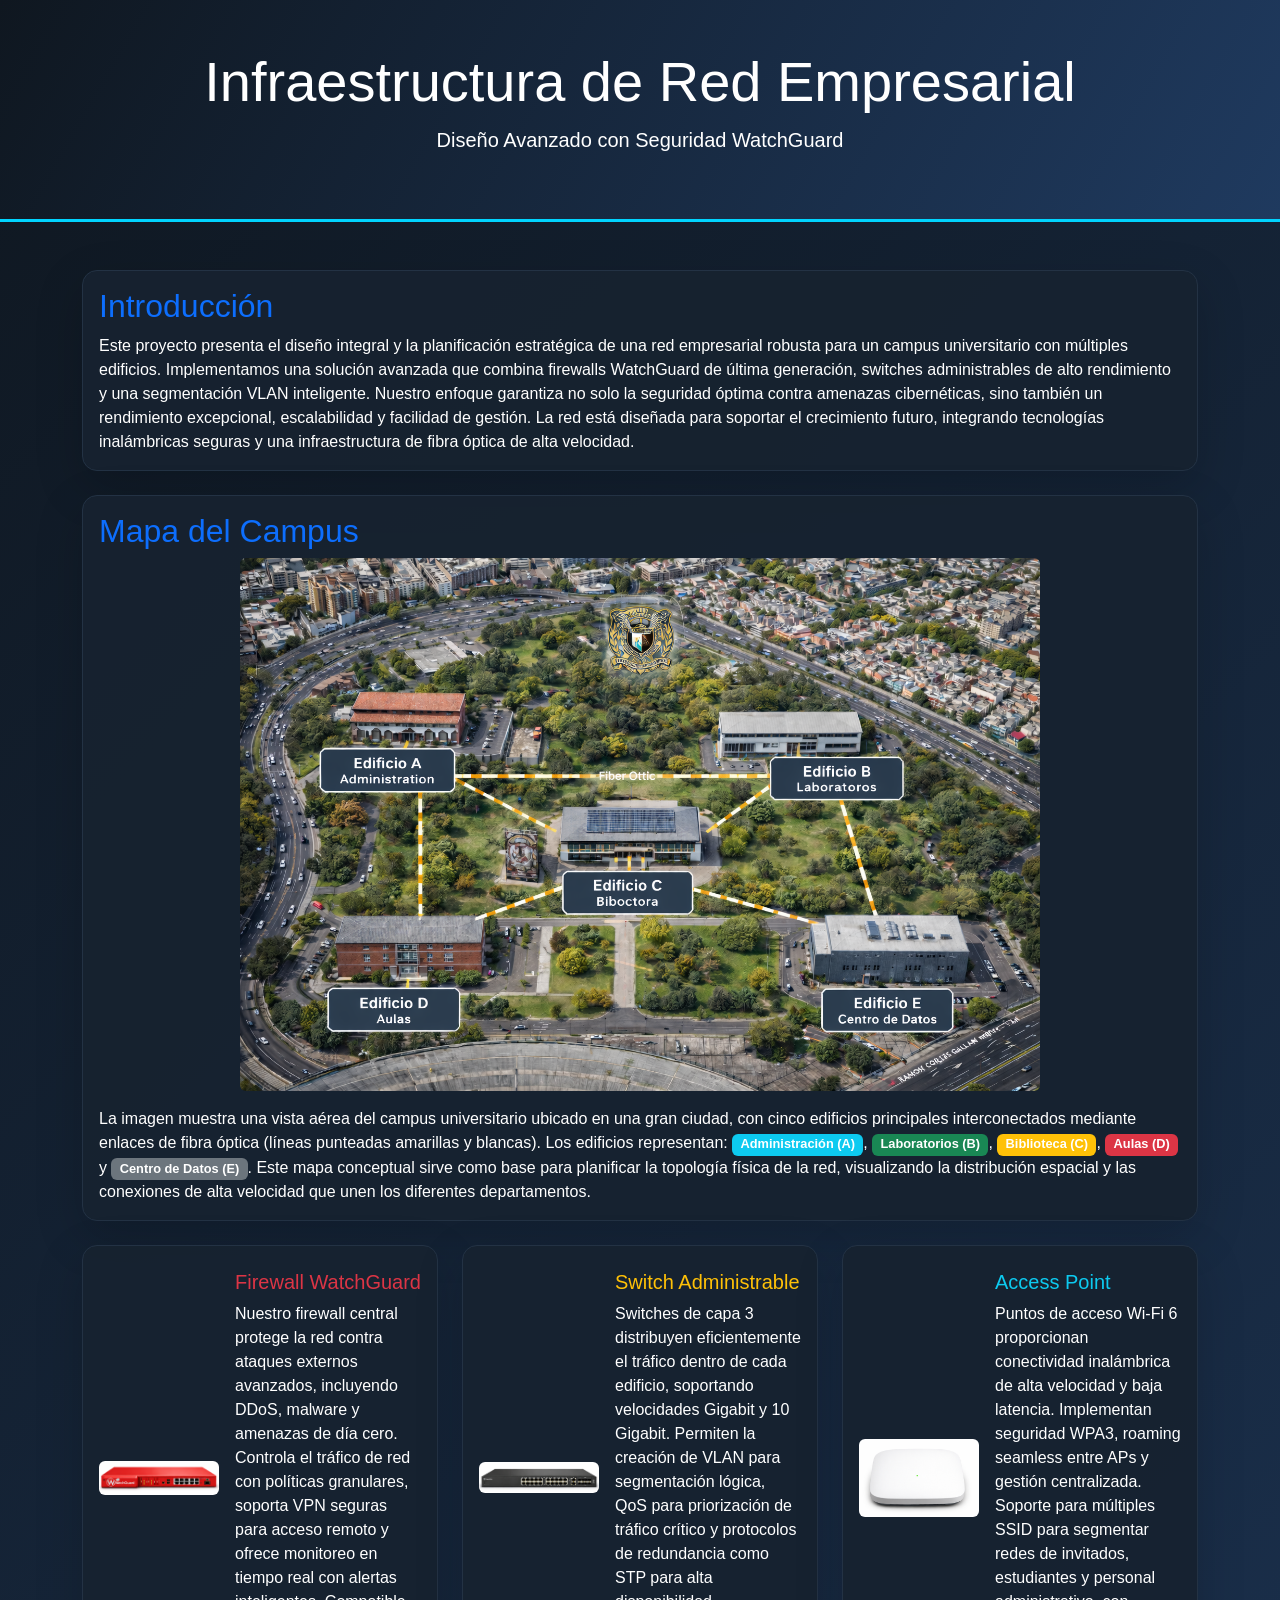
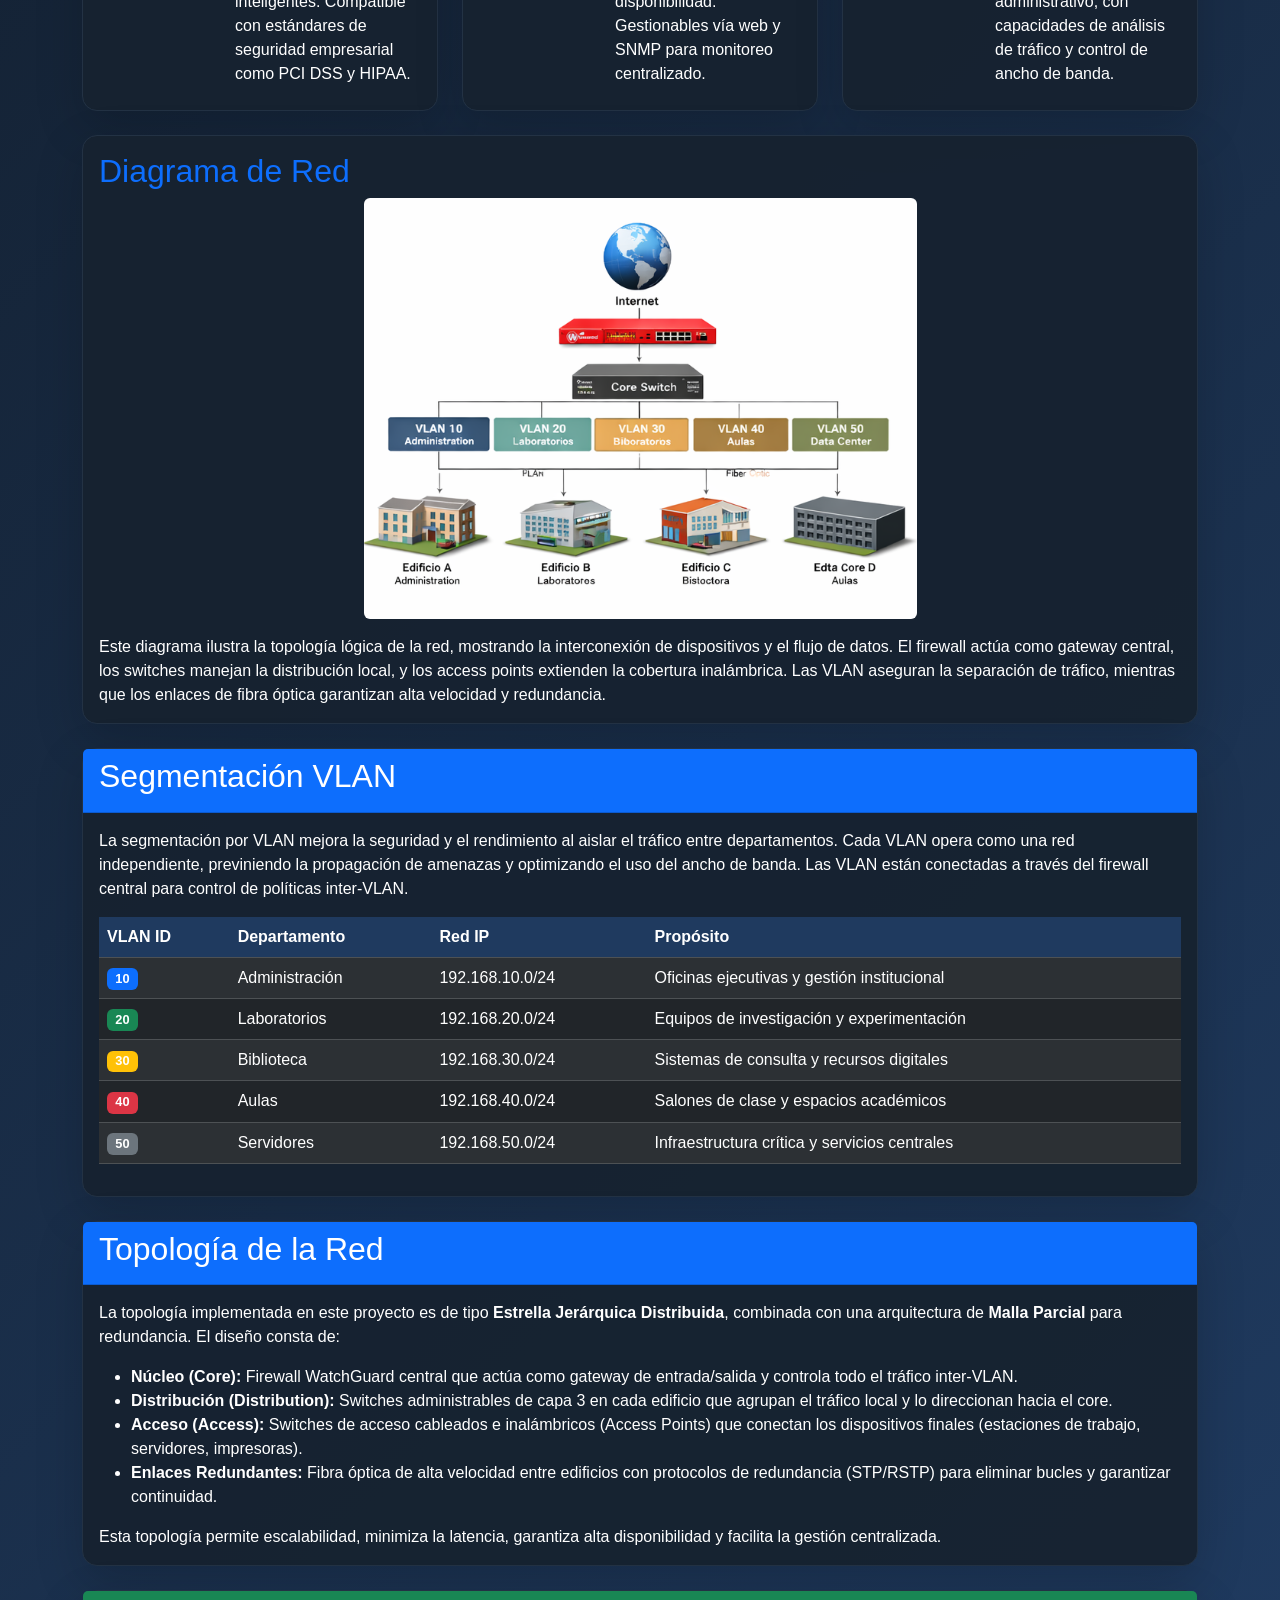
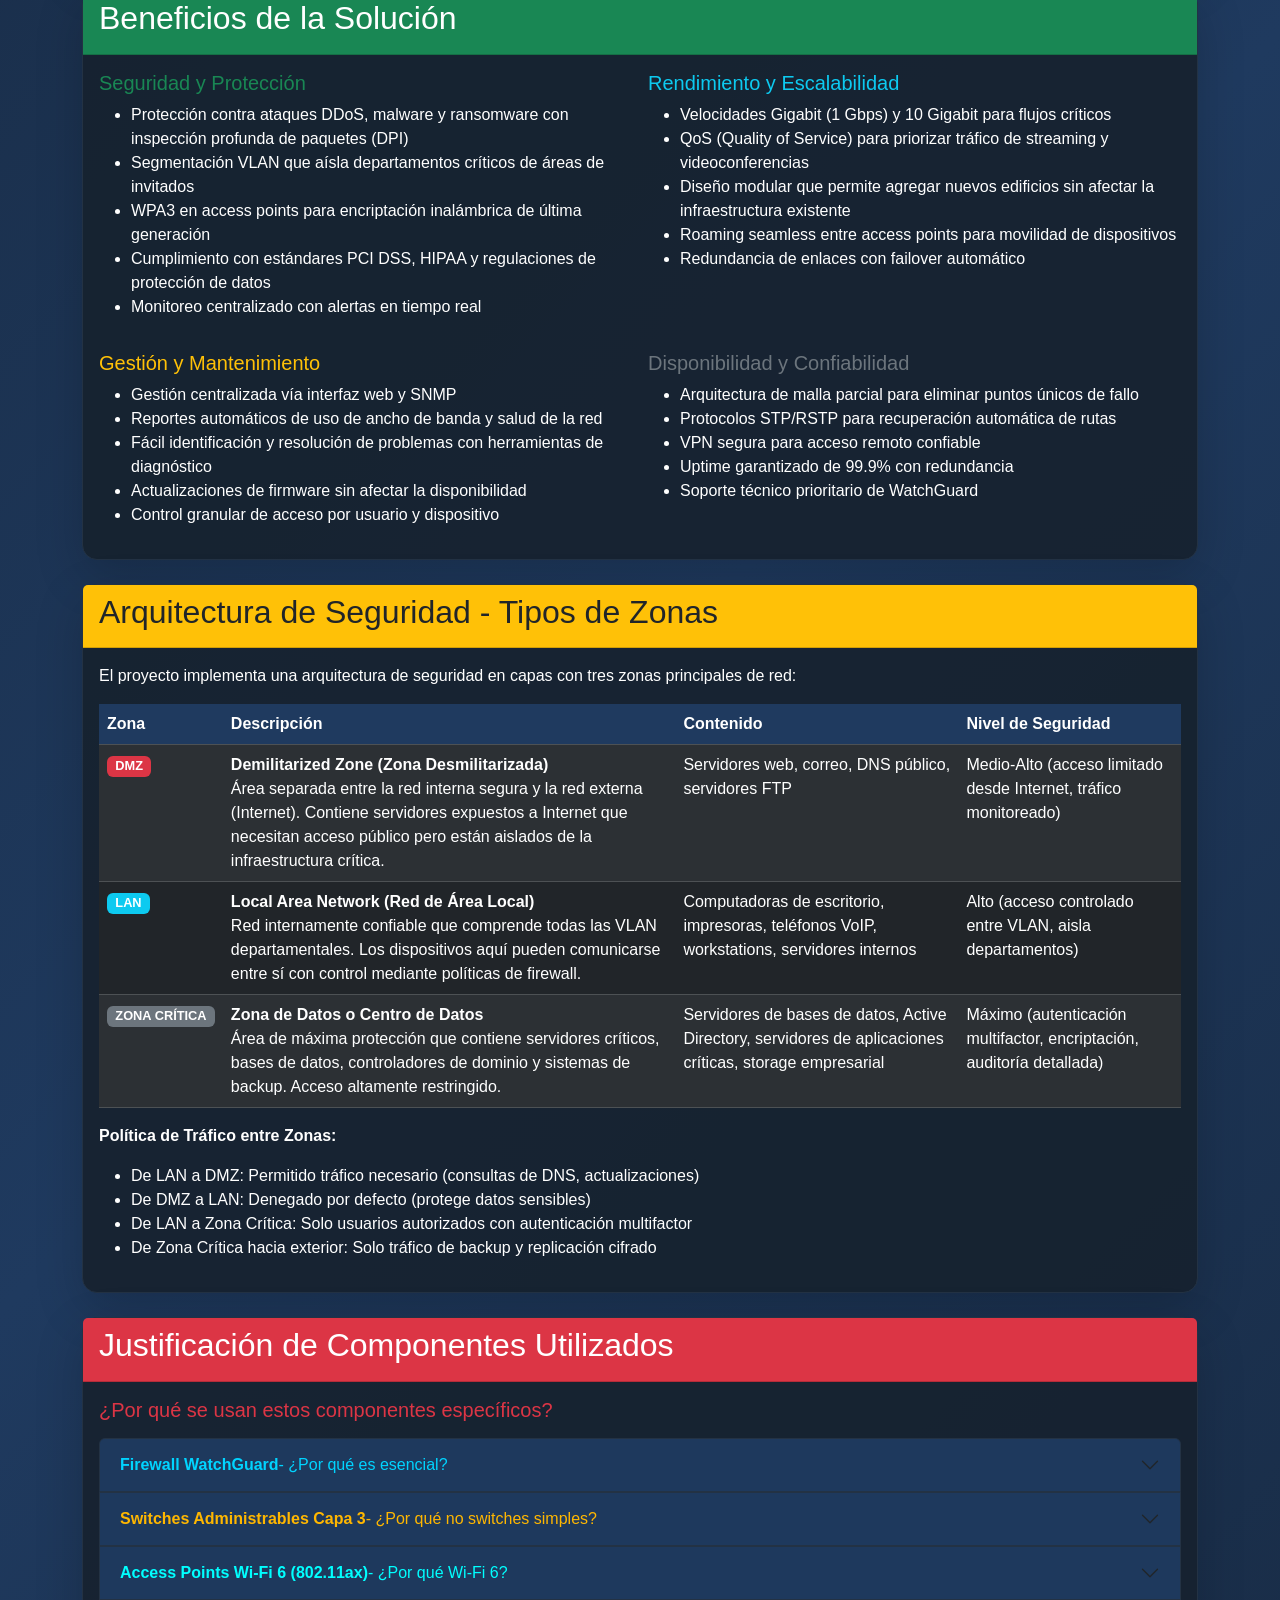
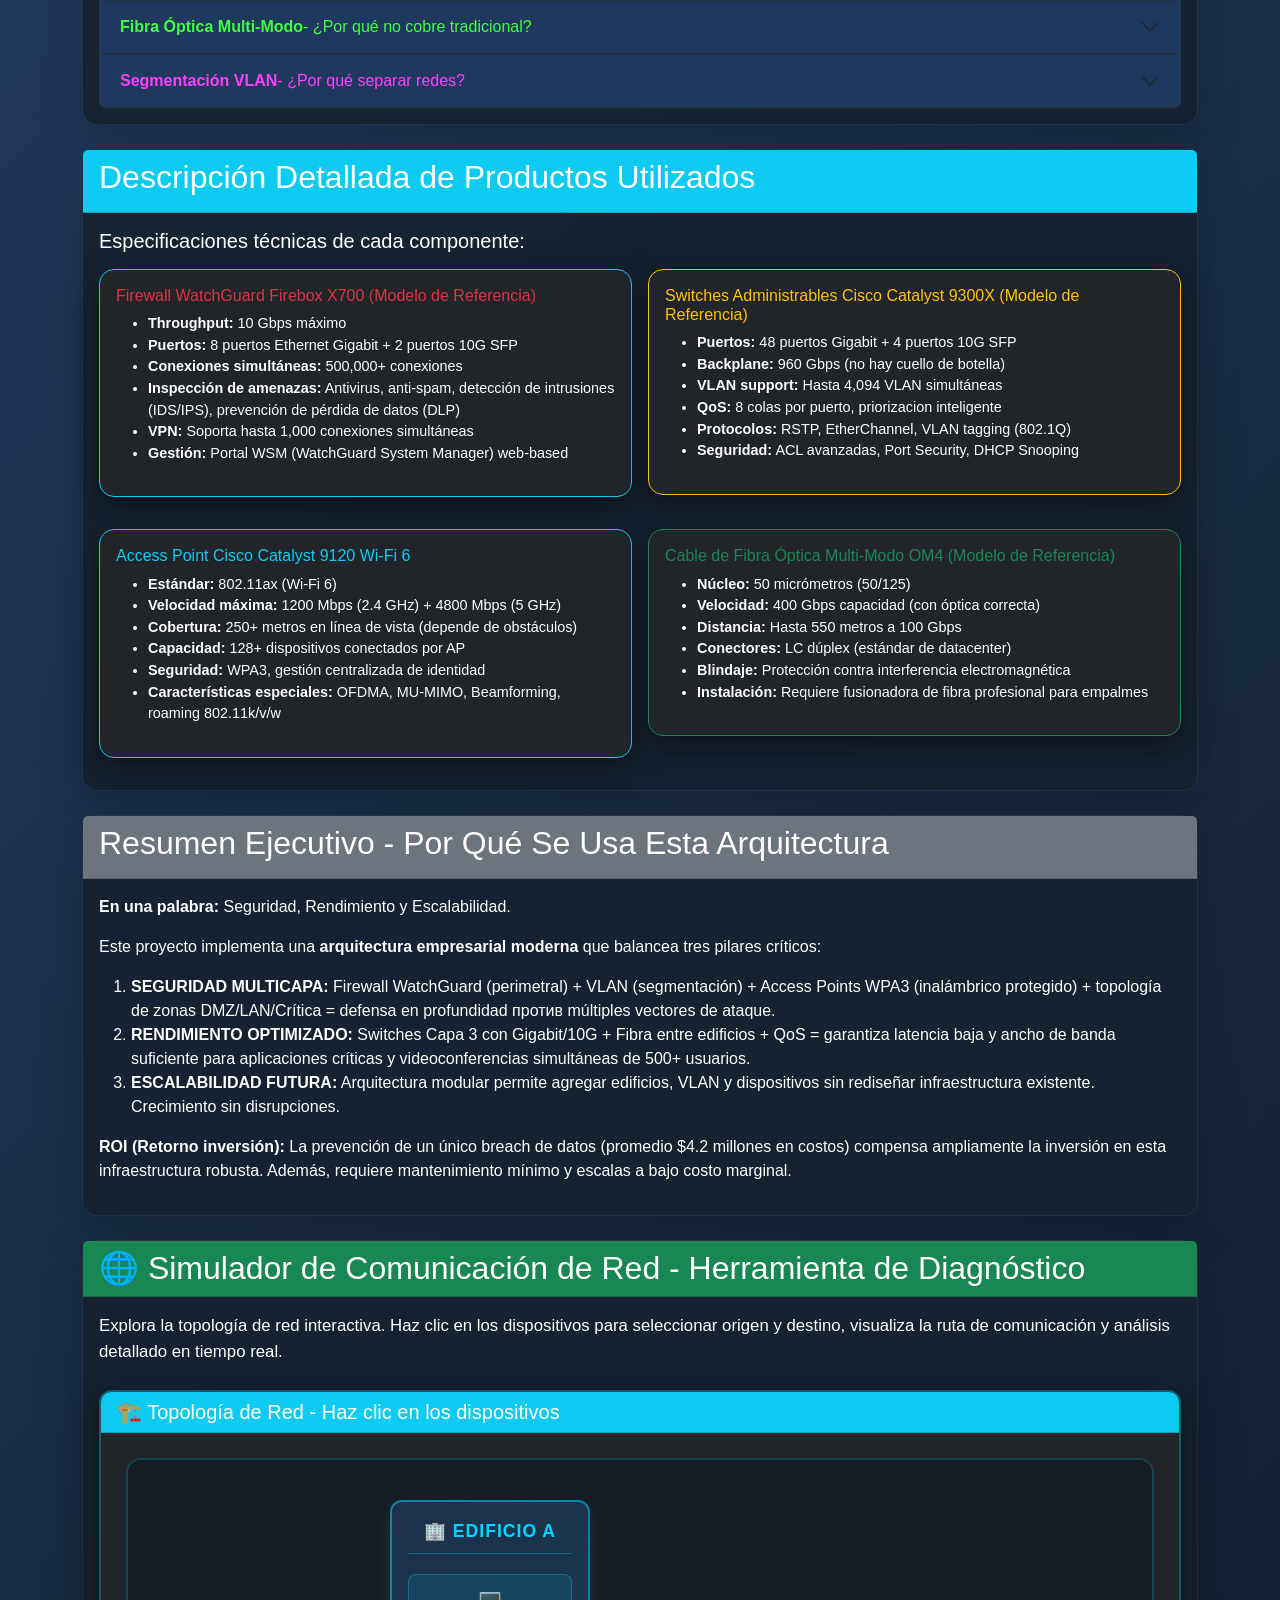
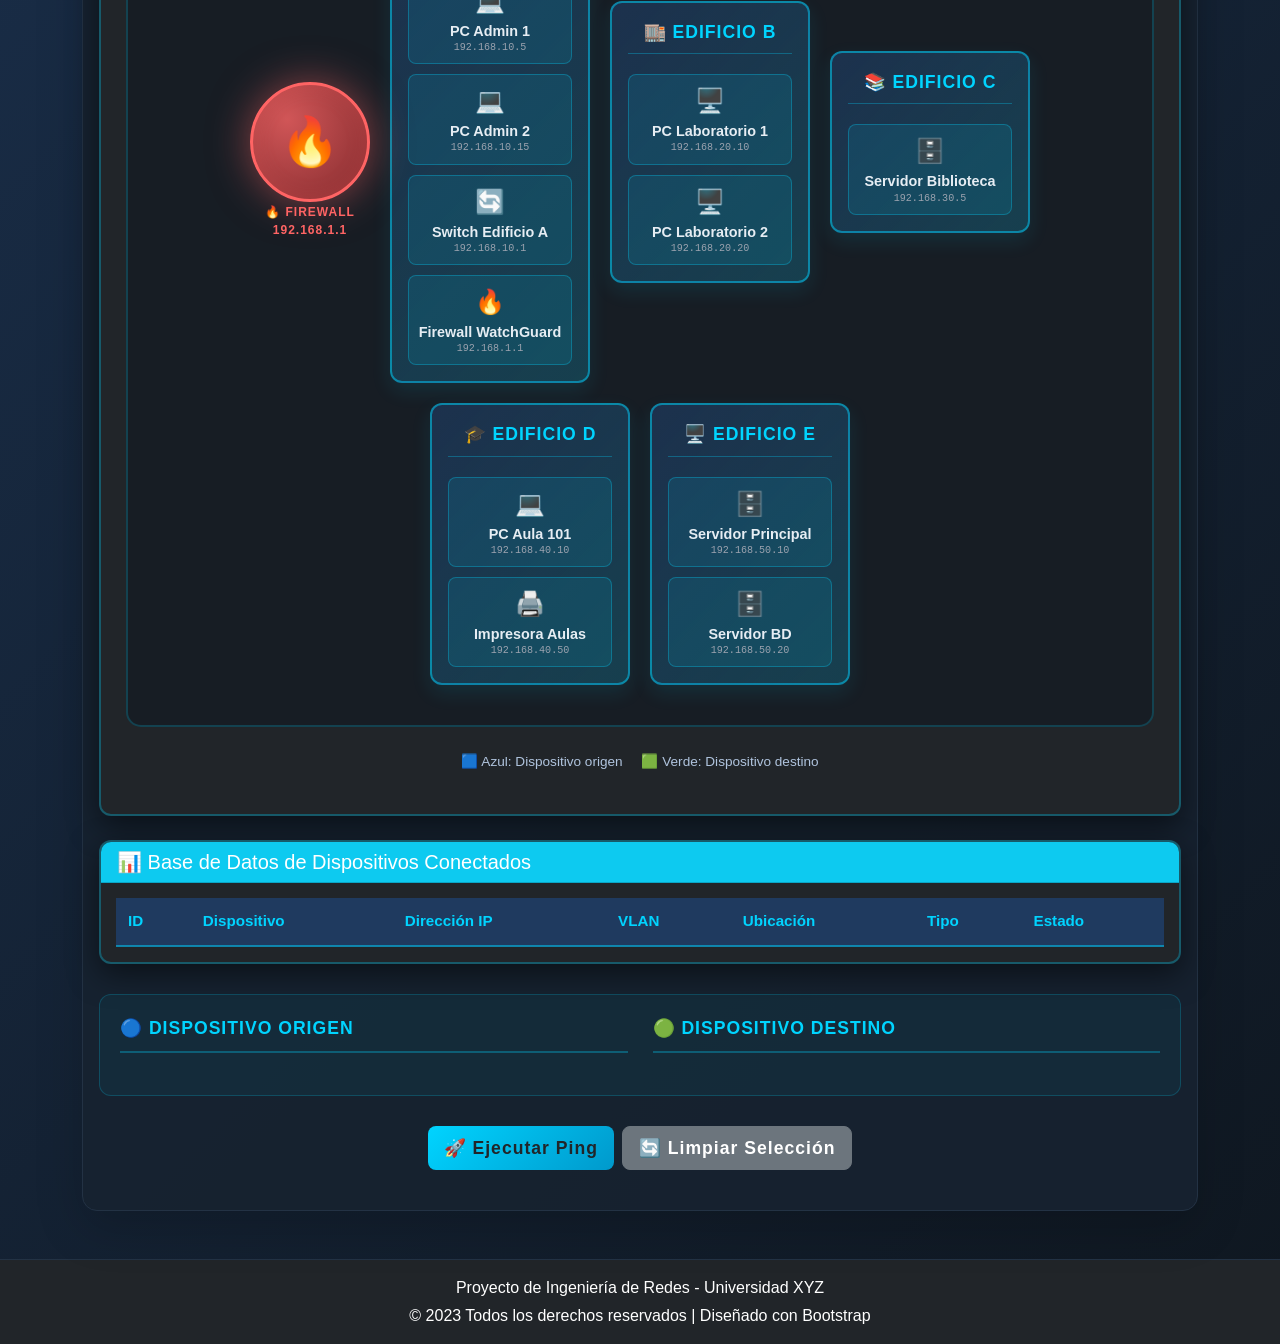
<file: index.html>
<!DOCTYPE html>
<html lang="es">
<head>
<meta charset="UTF-8">
<meta name="viewport" content="width=device-width, initial-scale=1.0">
<title>Proyecto de Red Empresarial</title>
<link href="https://cdn.jsdelivr.net/npm/bootstrap@5.3.0/dist/css/bootstrap.min.css" rel="stylesheet">
<link href="css/simulator.css" rel="stylesheet">
<link href="css/topology-diagram.css" rel="stylesheet">
<style>
body {
    background: linear-gradient(135deg, #0f1720 0%, #1f3a5f 50%, #0f1720 100%);
    color: #e6edf3;
    font-family: 'Segoe UI', Tahoma, Geneva, Verdana, sans-serif;
    font-size: 16px;
}
header {
    background: linear-gradient(120deg, #0f1720, #1f3a5f);
    padding: 40px 20px;
    text-align: center;
    border-bottom: 3px solid #00d4ff;
}
header h1 {
    font-size: clamp(1.5rem, 5vw, 3.5rem);
    margin-bottom: 10px;
}
header p {
    font-size: clamp(1rem, 3vw, 1.25rem);
}
.card {
    background: rgba(23, 34, 48, 0.95);
    border: 1px solid #233244;
    border-radius: 15px;
    box-shadow: 0 10px 30px rgba(0, 0, 0, 0.5);
    transition: transform 0.3s ease, box-shadow 0.3s ease;
    color: #ffffff;
    margin-bottom: clamp(12px, 2vw, 16px);
}
.card:hover {
    transform: translateY(-5px);
    box-shadow: 0 15px 40px rgba(0, 0, 0, 0.7);
}
.device img {
    border-radius: 10px;
    background: white;
    padding: 5px;
}
.table {
    background: rgba(31, 58, 95, 0.8);
    color: #e6edf3;
}
.table th {
    background: #1f3a5f;
}
footer {
    background: #0f1720;
    border-top: 1px solid #233244;
    padding: clamp(15px, 2vw, 20px) 0;
}
.badge {
    font-size: 0.8em;
}
.device-box {
    background: linear-gradient(135deg, rgba(31, 58, 95, 0.8), rgba(23, 145, 178, 0.3));
    border: 2px solid rgba(0, 212, 255, 0.4);
    border-radius: 15px;
    padding: clamp(12px, 3vw, 20px);
    margin: clamp(6px, 2vw, 10px);
    cursor: pointer;
    transition: all 0.4s cubic-bezier(0.4, 0, 0.2, 1);
    text-align: center;
    position: relative;
    overflow: hidden;
    flex: 1;
    min-width: 100px;
}
.device-box::before {
    content: '';
    position: absolute;
    top: -50%;
    right: -50%;
    width: 100%;
    height: 100%;
    background: radial-gradient(circle, rgba(0, 212, 255, 0.3) 0%, transparent 70%);
    opacity: 0;
    transition: opacity 0.4s ease;
}
.device-box:hover {
    background: linear-gradient(135deg, rgba(0, 212, 255, 0.2), rgba(23, 145, 178, 0.5));
    border-color: #00d4ff;
    transform: translateY(-8px) scale(1.08);
    box-shadow: 0 15px 40px rgba(0, 212, 255, 0.3), inset 0 0 20px rgba(0, 212, 255, 0.1);
}
.device-box:hover::before {
    opacity: 1;
}
.device-box.selected {
    background: linear-gradient(135deg, rgba(0, 212, 255, 0.4), rgba(23, 145, 178, 0.7));
    border-color: #00d4ff;
    box-shadow: 0 0 30px rgba(0, 212, 255, 0.8), 0 0 60px rgba(0, 212, 255, 0.3), inset 0 0 20px rgba(0, 212, 255, 0.2);
    transform: scale(1.1);
}
.device-box .device-icon {
    font-size: clamp(24px, 5vw, 32px);
    margin-bottom: clamp(6px, 1.5vw, 10px);
    display: inline-block;
    animation: float 3s ease-in-out infinite;
}
.device-box .device-name {
    font-size: clamp(0.75em, 2vw, 0.95em);
    font-weight: bold;
    margin-bottom: clamp(6px, 1.5vw, 8px);
    color: #ffffff;
}
.device-box .device-ip {
    font-size: clamp(0.65em, 1.8vw, 0.8em);
    color: #00d4ff;
    font-family: 'Courier New', monospace;
    background: rgba(0, 212, 255, 0.1);
    padding: clamp(3px, 1vw, 5px) clamp(5px, 1.5vw, 8px);
    border-radius: 5px;
    display: inline-block;
    word-break: break-all;
}
@keyframes float {
    0%, 100% { transform: translateY(0px); }
    50% { transform: translateY(-8px); }
}
.device-box .device-type {
    font-size: clamp(0.6em, 1.5vw, 0.7em);
    color: #90ee90;
    margin-top: clamp(6px, 1.5vw, 8px);
    text-transform: uppercase;
    letter-spacing: 0.5px;
}
.ping-animation {
    display: inline-block;
    width: 20px;
    height: 20px;
    background: #00d4ff;
    border-radius: 50%;
    animation: ping 1.5s ease-in-out infinite;
}
@keyframes ping {
    0% { transform: scale(0.8); opacity: 1; }
    75% { transform: scale(1.2); opacity: 0.5; }
    100% { transform: scale(1.4); opacity: 0; }
}
@keyframes pulse {
    0% { box-shadow: 0 0 0 0 rgba(0, 212, 255, 0.7); }
    70% { box-shadow: 0 0 0 20px rgba(0, 212, 255, 0); }
    100% { box-shadow: 0 0 0 0 rgba(0, 212, 255, 0); }
}
.ping-path {
    display: flex;
    align-items: center;
    justify-content: center;
    gap: clamp(12px, 3vw, 25px);
    margin: clamp(20px, 5vw, 35px) 0;
    flex-wrap: wrap;
    background: rgba(0, 212, 255, 0.05);
    padding: clamp(15px, 3vw, 25px);
    border-radius: 15px;
    border: 1px solid rgba(0, 212, 255, 0.2);
}
.device-endpoint {
    display: flex;
    flex-direction: column;
    align-items: center;
    gap: clamp(8px, 2vw, 12px);
    padding: clamp(10px, 2.5vw, 15px);
    background: rgba(31, 58, 95, 0.6);
    border-radius: 12px;
    min-width: clamp(100px, 20vw, 140px);
    border: 2px solid rgba(0, 212, 255, 0.3);
    position: relative;
}
.device-endpoint.active {
    border-color: #00d4ff;
    box-shadow: 0 0 20px rgba(0, 212, 255, 0.5);
    animation: pulse 2s infinite;
}
.device-endpoint .endpoint-icon {
    font-size: clamp(28px, 8vw, 40px);
    animation: bounce 2s ease-in-out infinite;
}
@keyframes bounce {
    0%, 100% { transform: translateY(0); }
    50% { transform: translateY(-10px); }
}
.device-endpoint .endpoint-name {
    font-weight: bold;
    font-size: clamp(0.85em, 2vw, 0.95em);
    color: #ffffff;
}
.device-endpoint .endpoint-ip {
    font-size: clamp(0.75em, 1.8vw, 0.85em);
    color: #00d4ff;
    font-family: 'Courier New', monospace;
}
.connection-line {
    flex: 1;
    min-width: 100px;
    height: 4px;
    background: linear-gradient(90deg, #00d4ff, #ffb700);
    border-radius: 2px;
    position: relative;
    overflow: hidden;
}
.connection-line::after {
    content: '';
    position: absolute;
    top: 0;
    left: -100%;
    width: 100%;
    height: 100%;
    background: linear-gradient(90deg, transparent, rgba(255, 255, 255, 0.8), transparent);
    animation: connectionFlow 2s infinite;
}
@keyframes connectionFlow {
    0% { left: -100%; }
    100% { left: 100%; }
}
.connection-label {
    padding: clamp(6px, 1.5vw, 8px) clamp(10px, 2vw, 15px);
    background: rgba(255, 183, 0, 0.2);
    border: 1px solid rgba(255, 183, 0, 0.5);
    border-radius: 8px;
    font-size: clamp(0.7em, 1.8vw, 0.85em);
    color: #ffb700;
    font-weight: bold;
    white-space: nowrap;
}
.ping-result {
    background: linear-gradient(135deg, rgba(0, 212, 255, 0.15), rgba(23, 145, 178, 0.1));
    border: 2px solid rgba(0, 212, 255, 0.4);
    border-radius: 15px;
    padding: clamp(15px, 3vw, 25px);
    margin: clamp(15px, 3vw, 20px) 0;
    animation: slideInResult 0.6s cubic-bezier(0.34, 1.56, 0.64, 1);
    box-shadow: 0 20px 40px rgba(0, 0, 0, 0.3);
}
@keyframes slideInResult {
    from { 
        transform: translateY(30px) scale(0.95);
        opacity: 0;
    }
    to { 
        transform: translateY(0) scale(1);
        opacity: 1;
    }
}
.ping-result-header {
    display: flex;
    justify-content: space-between;
    align-items: center;
    margin-bottom: clamp(15px, 3vw, 25px);
    padding-bottom: clamp(10px, 2vw, 15px);
    border-bottom: 2px solid rgba(0, 212, 255, 0.3);
    flex-wrap: wrap;
    gap: 10px;
}
.ping-result-header h5 {
    font-size: clamp(1em, 3vw, 1.3em);
    margin: 0;
    color: #00d4ff;
}
.result-status {
    display: flex;
    align-items: center;
    gap: 10px;
}
.result-status-icon {
    font-size: clamp(20px, 5vw, 28px);
}
.status-badge {
    display: inline-block;
    padding: clamp(6px, 1.5vw, 8px) clamp(12px, 2vw, 16px);
    border-radius: 25px;
    font-weight: bold;
    font-size: clamp(0.75em, 2vw, 0.9em);
    letter-spacing: 0.5px;
    text-transform: uppercase;
}
.status-online { 
    background: linear-gradient(135deg, #00ff00, #00cc55);
    color: #000;
    box-shadow: 0 0 20px rgba(0, 255, 0, 0.5);
}
.status-offline { 
    background: linear-gradient(135deg, #ff4444, #cc0000);
    color: #fff;
    box-shadow: 0 0 20px rgba(255, 68, 68, 0.5);
}
.metric-row {
    display: grid;
    grid-template-columns: repeat(auto-fit, minmax(150px, 1fr));
    gap: clamp(12px, 2vw, 20px);
    margin: clamp(15px, 3vw, 20px) 0;
}
.metric-card {
    background: rgba(31, 58, 95, 0.6);
    border: 1px solid rgba(0, 212, 255, 0.3);
    border-radius: 10px;
    padding: clamp(12px, 2vw, 15px);
    text-align: center;
    transition: all 0.3s ease;
}
.metric-label {
    font-size: clamp(0.7em, 1.8vw, 0.85em);
    color: #b0c4de;
    margin-bottom: clamp(6px, 1.5vw, 8px);
    text-transform: uppercase;
    letter-spacing: 0.5px;
}
.metric-value {
    font-size: clamp(1.3em, 4vw, 1.8em);
    color: #00d4ff;
    font-weight: bold;
}
.route-container {
    background: rgba(31, 58, 95, 0.5);
    border: 1px solid rgba(0, 212, 255, 0.3);
    border-radius: 12px;
    padding: 20px;
    margin: 20px 0;
}
.analysis-grid {
    display: grid;
    grid-template-columns: repeat(auto-fit, minmax(200px, 1fr));
    gap: clamp(12px, 2vw, 15px);
    margin-top: clamp(12px, 2vw, 15px);
}
.analysis-item {
    background: rgba(0, 212, 255, 0.05);
    border-left: 3px solid #00d4ff;
    padding: clamp(10px, 2vw, 12px);
    border-radius: 5px;
    font-size: clamp(0.8em, 1.8vw, 0.9em);
}
.analysis-item strong {
    color: #00d4ff;
}

/* =================== MEDIA QUERIES RESPONSIVAS =================== */

/* Pantallas muy pequeñas (Mobile: menos de 480px) */
@media (max-width: 480px) {
    .container {
        padding-left: 12px;
        padding-right: 12px;
    }
    
    .card {
        border-radius: 10px;
        margin-bottom: 15px;
    }
    
    header h1 {
        font-size: 1.5rem;
    }
    
    header p {
        font-size: 0.95rem;
    }
    
    .device-box {
        padding: 12px;
        margin: 6px;
        min-width: 100px;
        max-width: 150px;
    }
    
    .device-box .device-icon {
        font-size: 24px;
        margin-bottom: 6px;
    }
    
    .device-box .device-name {
        font-size: 0.75em;
    }
    
    .device-box .device-ip {
        font-size: 0.65em;
        padding: 3px 5px;
    }
    
    #sourceDevices, #destDevices {
        min-height: 220px !important;
    }
    
    .ping-path {
        gap: 12px;
        padding: 15px;
        margin: 20px 0;
    }
    
    .device-endpoint {
        min-width: 110px;
        padding: 10px;
    }
    
    .device-endpoint .endpoint-icon {
        font-size: 28px;
    }
    
    .device-endpoint .endpoint-name {
        font-size: 0.85em;
    }
    
    .device-endpoint .endpoint-ip {
        font-size: 0.75em;
    }
    
    .connection-label {
        font-size: 0.7em;
        padding: 5px 10px;
    }
    
    .connection-line {
        min-width: 40px;
    }
    
    .metric-row {
        grid-template-columns: repeat(2, 1fr);
        gap: 12px;
    }
    
    .metric-card {
        padding: 12px;
    }
    
    .metric-label {
        font-size: 0.7em;
    }
    
    .metric-value {
        font-size: 1.3em;
    }
    
    .ping-result {
        padding: 15px;
        border-radius: 12px;
    }
    
    .ping-result-header {
        flex-direction: column;
        gap: 10px;
    }
    
    .ping-result-header h5 {
        font-size: 1.1em;
    }
    
    .status-badge {
        font-size: 0.8em;
        padding: 6px 12px;
    }
    
    .analysis-grid {
        grid-template-columns: 1fr;
        gap: 10px;
    }
    
    .analysis-item {
        padding: 10px;
        font-size: 0.85em;
    }
    
    table {
        font-size: 0.8em;
    }
    
    .table th, .table td {
        padding: 0.5rem;
    }
    
    .btn-lg {
        font-size: 0.95rem;
        padding: 10px 20px !important;
    }
}

/* Tablets (481px - 768px) */
@media (min-width: 481px) and (max-width: 768px) {
    .container {
        padding-left: 15px;
        padding-right: 15px;
    }
    
    header h1 {
        font-size: 2rem;
    }
    
    header p {
        font-size: 1.05rem;
    }
    
    .device-box {
        padding: 15px;
        margin: 8px;
        min-width: 130px;
        max-width: 170px;
    }
    
    .device-box .device-icon {
        font-size: 28px;
    }
    
    .device-box .device-name {
        font-size: 0.85em;
    }
    
    #sourceDevices, #destDevices {
        min-height: 250px !important;
    }
    
    .ping-path {
        gap: 15px;
        padding: 20px;
    }
    
    .device-endpoint {
        min-width: 120px;
    }
    
    .device-endpoint .endpoint-icon {
        font-size: 32px;
    }
    
    .metric-row {
        grid-template-columns: repeat(2, 1fr);
        gap: 15px;
    }
    
    .metric-card {
        padding: 13px;
    }
    
    .metric-label {
        font-size: 0.8em;
    }
    
    .metric-value {
        font-size: 1.5em;
    }
    
    .analysis-grid {
        grid-template-columns: repeat(2, 1fr);
    }
    
    table {
        font-size: 0.9em;
    }
    
    .btn-lg {
        font-size: 1rem;
        padding: 11px 30px !important;
    }
}

/* Desktop (769px en adelante) */
@media (min-width: 769px) {
    .device-box {
        max-width: 180px;
    }
    
    .device-box:hover {
        transform: translateY(-8px) scale(1.08);
    }
    
    .device-box.selected {
        transform: scale(1.1);
    }
    
    .metric-row {
        grid-template-columns: repeat(4, 1fr);
    }
    
    .analysis-grid {
        grid-template-columns: repeat(3, 1fr);
    }
}

/* Pantallas grande (1200px en adelante) */
@media (min-width: 1200px) {
    .container {
        max-width: 1140px;
    }
}
</style>
</head>

<body>

<header class="bg-dark text-white py-5 text-center">
<h1 class="display-4 fw-light">Infraestructura de Red Empresarial</h1>
<p class="lead">Diseño Avanzado con Seguridad WatchGuard</p>
</header>

<div class="container my-5">

<div class="card mb-4 shadow-lg">
<div class="card-body text-white">
<h2 class="card-title text-primary">Introducción</h2>
<p class="card-text">Este proyecto presenta el diseño integral y la planificación estratégica de una red empresarial robusta para un campus universitario con múltiples edificios. Implementamos una solución avanzada que combina firewalls WatchGuard de última generación, switches administrables de alto rendimiento y una segmentación VLAN inteligente. Nuestro enfoque garantiza no solo la seguridad óptima contra amenazas cibernéticas, sino también un rendimiento excepcional, escalabilidad y facilidad de gestión. La red está diseñada para soportar el crecimiento futuro, integrando tecnologías inalámbricas seguras y una infraestructura de fibra óptica de alta velocidad.</p>
</div>
</div>

<div class="card mb-4 shadow-lg">
<div class="card-body text-white">
<h2 class="card-title text-primary">Mapa del Campus</h2>
<img src="images/edificios.png" alt="Vista aérea tipo satélite del campus universitario con cinco edificios principales: Administración (A), Laboratorios (B), Biblioteca (C), Aulas (D) y Centro de Datos (E), conectados por enlaces de fibra óptica" class="img-fluid rounded mx-auto d-block mb-3" style="max-width:800px;">
<p class="card-text">La imagen muestra una vista aérea del campus universitario ubicado en una gran ciudad, con cinco edificios principales interconectados mediante enlaces de fibra óptica (líneas punteadas amarillas y blancas). Los edificios representan: <span class="badge bg-info">Administración (A)</span>, <span class="badge bg-success">Laboratorios (B)</span>, <span class="badge bg-warning">Biblioteca (C)</span>, <span class="badge bg-danger">Aulas (D)</span> y <span class="badge bg-secondary">Centro de Datos (E)</span>. Este mapa conceptual sirve como base para planificar la topología física de la red, visualizando la distribución espacial y las conexiones de alta velocidad que unen los diferentes departamentos.</p>
</div>
</div>

<div class="row g-4 mb-4">
<div class="col-md-4">
<div class="card h-100 shadow-lg">
<div class="card-body d-flex align-items-center text-white">
<img src="images/device_firewall.png" alt="Imagen de Firewall WatchGuard" class="me-3 rounded" style="width:120px; height:auto;">
<div>
<h5 class="card-title text-danger">Firewall WatchGuard</h5>
<p class="card-text">Nuestro firewall central protege la red contra ataques externos avanzados, incluyendo DDoS, malware y amenazas de día cero. Controla el tráfico de red con políticas granulares, soporta VPN seguras para acceso remoto y ofrece monitoreo en tiempo real con alertas inteligentes. Compatible con estándares de seguridad empresarial como PCI DSS y HIPAA.</p>
</div>
</div>
</div>
</div>

<div class="col-md-4">
<div class="card h-100 shadow-lg">
<div class="card-body d-flex align-items-center text-white">
<img src="images/device_switch.png" alt="Imagen de Switch Administrable" class="me-3 rounded" style="width:120px; height:auto;">
<div>
<h5 class="card-title text-warning">Switch Administrable</h5>
<p class="card-text">Switches de capa 3 distribuyen eficientemente el tráfico dentro de cada edificio, soportando velocidades Gigabit y 10 Gigabit. Permiten la creación de VLAN para segmentación lógica, QoS para priorización de tráfico crítico y protocolos de redundancia como STP para alta disponibilidad. Gestionables vía web y SNMP para monitoreo centralizado.</p>
</div>
</div>
</div>
</div>

<div class="col-md-4">
<div class="card h-100 shadow-lg">
<div class="card-body d-flex align-items-center text-white">
<img src="images/device_ap.png" alt="Imagen de Access Point" class="me-3 rounded" style="width:120px; height:auto;">
<div>
<h5 class="card-title text-info">Access Point</h5>
<p class="card-text">Puntos de acceso Wi-Fi 6 proporcionan conectividad inalámbrica de alta velocidad y baja latencia. Implementan seguridad WPA3, roaming seamless entre APs y gestión centralizada. Soporte para múltiples SSID para segmentar redes de invitados, estudiantes y personal administrativo, con capacidades de análisis de tráfico y control de ancho de banda.</p>
</div>
</div>
</div>
</div>
</div>

<div class="card mb-4 shadow-lg">
<div class="card-body text-white">
<h2 class="card-title text-primary">Diagrama de Red</h2>
<img src="images/network_diagram.png" alt="Diagrama de la topología de red" class="img-fluid rounded mx-auto d-block mb-3" style="max-width:800px;">
<p class="card-text">Este diagrama ilustra la topología lógica de la red, mostrando la interconexión de dispositivos y el flujo de datos. El firewall actúa como gateway central, los switches manejan la distribución local, y los access points extienden la cobertura inalámbrica. Las VLAN aseguran la separación de tráfico, mientras que los enlaces de fibra óptica garantizan alta velocidad y redundancia.</p>
</div>
</div>

<div class="card mb-4 shadow-lg">
<div class="card-header bg-primary text-white">
<h2>Segmentación VLAN</h2>
</div>
<div class="card-body text-white">
<p class="card-text">La segmentación por VLAN mejora la seguridad y el rendimiento al aislar el tráfico entre departamentos. Cada VLAN opera como una red independiente, previniendo la propagación de amenazas y optimizando el uso del ancho de banda. Las VLAN están conectadas a través del firewall central para control de políticas inter-VLAN.</p>
<table class="table table-striped table-dark">
<thead>
<tr>
<th>VLAN ID</th>
<th>Departamento</th>
<th>Red IP</th>
<th>Propósito</th>
</tr>
</thead>
<tbody>
<tr><td><span class="badge bg-primary">10</span></td><td>Administración</td><td>192.168.10.0/24</td><td>Oficinas ejecutivas y gestión institucional</td></tr>
<tr><td><span class="badge bg-success">20</span></td><td>Laboratorios</td><td>192.168.20.0/24</td><td>Equipos de investigación y experimentación</td></tr>
<tr><td><span class="badge bg-warning">30</span></td><td>Biblioteca</td><td>192.168.30.0/24</td><td>Sistemas de consulta y recursos digitales</td></tr>
<tr><td><span class="badge bg-danger">40</span></td><td>Aulas</td><td>192.168.40.0/24</td><td>Salones de clase y espacios académicos</td></tr>
<tr><td><span class="badge bg-secondary">50</span></td><td>Servidores</td><td>192.168.50.0/24</td><td>Infraestructura crítica y servicios centrales</td></tr>
</tbody>
</table>
</div>
</div>

<div class="card mb-4 shadow-lg">
<div class="card-header bg-primary text-white">
<h2>Topología de la Red</h2>
</div>
<div class="card-body text-white">
<p class="card-text">La topología implementada en este proyecto es de tipo <strong>Estrella Jerárquica Distribuida</strong>, combinada con una arquitectura de <strong>Malla Parcial</strong> para redundancia. El diseño consta de:</p>
<ul>
<li><strong>Núcleo (Core):</strong> Firewall WatchGuard central que actúa como gateway de entrada/salida y controla todo el tráfico inter-VLAN.</li>
<li><strong>Distribución (Distribution):</strong> Switches administrables de capa 3 en cada edificio que agrupan el tráfico local y lo direccionan hacia el core.</li>
<li><strong>Acceso (Access):</strong> Switches de acceso cableados e inalámbricos (Access Points) que conectan los dispositivos finales (estaciones de trabajo, servidores, impresoras).</li>
<li><strong>Enlaces Redundantes:</strong> Fibra óptica de alta velocidad entre edificios con protocolos de redundancia (STP/RSTP) para eliminar bucles y garantizar continuidad.</li>
</ul>
<p class="card-text">Esta topología permite escalabilidad, minimiza la latencia, garantiza alta disponibilidad y facilita la gestión centralizada.</p>
</div>
</div>

<div class="card mb-4 shadow-lg">
<div class="card-header bg-success text-white">
<h2>Beneficios de la Solución</h2>
</div>
<div class="card-body text-white">
<div class="row g-3">
<div class="col-md-6">
<h5 class="text-success">Seguridad y Protección</h5>
<ul>
<li>Protección contra ataques DDoS, malware y ransomware con inspección profunda de paquetes (DPI)</li>
<li>Segmentación VLAN que aísla departamentos críticos de áreas de invitados</li>
<li>WPA3 en access points para encriptación inalámbrica de última generación</li>
<li>Cumplimiento con estándares PCI DSS, HIPAA y regulaciones de protección de datos</li>
<li>Monitoreo centralizado con alertas en tiempo real</li>
</ul>
</div>
<div class="col-md-6">
<h5 class="text-info">Rendimiento y Escalabilidad</h5>
<ul>
<li>Velocidades Gigabit (1 Gbps) y 10 Gigabit para flujos críticos</li>
<li>QoS (Quality of Service) para priorizar tráfico de streaming y videoconferencias</li>
<li>Diseño modular que permite agregar nuevos edificios sin afectar la infraestructura existente</li>
<li>Roaming seamless entre access points para movilidad de dispositivos</li>
<li>Redundancia de enlaces con failover automático</li>
</ul>
</div>
<div class="col-md-6">
<h5 class="text-warning">Gestión y Mantenimiento</h5>
<ul>
<li>Gestión centralizada vía interfaz web y SNMP</li>
<li>Reportes automáticos de uso de ancho de banda y salud de la red</li>
<li>Fácil identificación y resolución de problemas con herramientas de diagnóstico</li>
<li>Actualizaciones de firmware sin afectar la disponibilidad</li>
<li>Control granular de acceso por usuario y dispositivo</li>
</ul>
</div>
<div class="col-md-6">
<h5 class="text-secondary">Disponibilidad y Confiabilidad</h5>
<ul>
<li>Arquitectura de malla parcial para eliminar puntos únicos de fallo</li>
<li>Protocolos STP/RSTP para recuperación automática de rutas</li>
<li>VPN segura para acceso remoto confiable</li>
<li>Uptime garantizado de 99.9% con redundancia</li>
<li>Soporte técnico prioritario de WatchGuard</li>
</ul>
</div>
</div>
</div>
</div>

<div class="card mb-4 shadow-lg">
<div class="card-header bg-warning text-dark">
<h2>Arquitectura de Seguridad - Tipos de Zonas</h2>
</div>
<div class="card-body text-white">
<p class="card-text">El proyecto implementa una arquitectura de seguridad en capas con tres zonas principales de red:</p>
<table class="table table-striped table-dark">
<thead>
<tr>
<th>Zona</th>
<th>Descripción</th>
<th>Contenido</th>
<th>Nivel de Seguridad</th>
</tr>
</thead>
<tbody>
<tr>
<td><span class="badge bg-danger">DMZ</span></td>
<td><strong>Demilitarized Zone (Zona Desmilitarizada)</strong><br>Área separada entre la red interna segura y la red externa (Internet). Contiene servidores expuestos a Internet que necesitan acceso público pero están aislados de la infraestructura crítica.</td>
<td>Servidores web, correo, DNS público, servidores FTP</td>
<td>Medio-Alto (acceso limitado desde Internet, tráfico monitoreado)</td>
</tr>
<tr>
<td><span class="badge bg-info">LAN</span></td>
<td><strong>Local Area Network (Red de Área Local)</strong><br>Red internamente confiable que comprende todas las VLAN departamentales. Los dispositivos aquí pueden comunicarse entre sí con control mediante políticas de firewall.</td>
<td>Computadoras de escritorio, impresoras, teléfonos VoIP, workstations, servidores internos</td>
<td>Alto (acceso controlado entre VLAN, aisla departamentos)</td>
</tr>
<tr>
<td><span class="badge bg-secondary">ZONA CRÍTICA</span></td>
<td><strong>Zona de Datos o Centro de Datos</strong><br>Área de máxima protección que contiene servidores críticos, bases de datos, controladores de dominio y sistemas de backup. Acceso altamente restringido.</td>
<td>Servidores de bases de datos, Active Directory, servidores de aplicaciones críticas, storage empresarial</td>
<td>Máximo (autenticación multifactor, encriptación, auditoría detallada)</td>
</tr>
</tbody>
</table>
<p class="card-text mt-3"><strong>Política de Tráfico entre Zonas:</strong></p>
<ul>
<li>De LAN a DMZ: Permitido tráfico necesario (consultas de DNS, actualizaciones)</li>
<li>De DMZ a LAN: Denegado por defecto (protege datos sensibles)</li>
<li>De LAN a Zona Crítica: Solo usuarios autorizados con autenticación multifactor</li>
<li>De Zona Crítica hacia exterior: Solo tráfico de backup y replicación cifrado</li>
</ul>
</div>
</div>

<div class="card mb-4 shadow-lg">
<div class="card-header bg-danger text-white">
<h2>Justificación de Componentes Utilizados</h2>
</div>
<div class="card-body text-white">
<h5 class="text-danger mb-3">¿Por qué se usan estos componentes específicos?</h5>

<div class="accordion" id="accordionComponents">
<div class="accordion-item" style="background: rgba(31, 58, 95, 0.8); border: 1px solid #233244;">
<h2 class="accordion-header">
<button class="accordion-button collapsed" style="color: #00d4ff; background: rgba(31, 58, 95, 0.8);" type="button" data-bs-toggle="collapse" data-bs-target="#collapse1" aria-expanded="false" aria-controls="collapse1">
<strong>Firewall WatchGuard</strong> - ¿Por qué es esencial?
</button>
</h2>
<div id="collapse1" class="accordion-collapse collapse" data-bs-parent="#accordionComponents">
<div class="accordion-body" style="background: rgba(31, 58, 95, 0.6);">
<p><strong>Razones de su uso:</strong></p>
<ul>
<li><strong>Protección contra amenazas avanzadas:</strong> Detecta y bloquea malware zero-day, botnets y ataques sofisticados que los firewall tradicionales no identifican.</li>
<li><strong>Control de tráfico granular:</strong> Permite crear políticas detalladas basadas en usuario, aplicación, hora del día y ubicación.</li>
<li><strong>VPN de empresa:</strong> Facilita acceso seguro remoto para empleados y partners externos.</li>
<li><strong>Conformidad regulatoria:</strong> Cumple requisitos de PCI DSS para instituciones educativas y de salud.</li>
<li><strong>Inspección de HTTPS:</strong> Analiza tráfico encriptado para detectar amenazas sin vulnerar privacidad.</li>
<li><strong>Costo-beneficio:</strong> Reduce incidentes de seguridad que pueden costar miles en recuperación de datos y reputación.</li>
</ul>
</div>
</div>
</div>

<div class="accordion-item" style="background: rgba(31, 58, 95, 0.8); border: 1px solid #233244;">
<h2 class="accordion-header">
<button class="accordion-button collapsed" style="color: #ffb700; background: rgba(31, 58, 95, 0.8);" type="button" data-bs-toggle="collapse" data-bs-target="#collapse2" aria-expanded="false" aria-controls="collapse2">
<strong>Switches Administrables Capa 3</strong> - ¿Por qué no switches simples?
</button>
</h2>
<div id="collapse2" class="accordion-collapse collapse" data-bs-parent="#accordionComponents">
<div class="accordion-body" style="background: rgba(31, 58, 95, 0.6);">
<p><strong>Razones de su uso:</strong></p>
<ul>
<li><strong>Segmentación VLAN nativa:</strong> Crean subredes lógicas que aíslan tráfico por departamento, mejorando seguridad y rendimiento.</li>
<li><strong>Enrutamiento local:</strong> Permiten que dispositivos en diferentes VLAN se comuniquen de forma eficiente sin atravesar múltiples capas de red.</li>
<li><strong>QoS (Calidad de Servicio):</strong> Priorizan tráfico crítico (videoconferencias, sistemas críticos) sobre tráfico casual (descargas).</li>
<li><strong>Redundancia con STP/RSTP:</strong> Detectan y cierran bucles de L2, evitando tormentas de broadcast que congestionan la red.</li>
<li><strong>Velocidades Gigabit y 10G:</strong> Soportan crecimiento de tráfico sin degradación de rendimiento.</li>
<li><strong>Gestión centralizada:</strong> SNMP permite monitoreo desde un único panel administrativo.</li>
</ul>
</div>
</div>
</div>

<div class="accordion-item" style="background: rgba(31, 58, 95, 0.8); border: 1px solid #233244;">
<h2 class="accordion-header">
<button class="accordion-button collapsed" style="color: #00ffff; background: rgba(31, 58, 95, 0.8);" type="button" data-bs-toggle="collapse" data-bs-target="#collapse3" aria-expanded="false" aria-controls="collapse3">
<strong>Access Points Wi-Fi 6 (802.11ax)</strong> - ¿Por qué Wi-Fi 6?
</button>
</h2>
<div id="collapse3" class="accordion-collapse collapse" data-bs-parent="#accordionComponents">
<div class="accordion-body" style="background: rgba(31, 58, 95, 0.6);">
<p><strong>Razones de su uso:</strong></p>
<ul>
<li><strong>Mayor velocidad y menor latencia:</strong> Wi-Fi 6 ofrece hasta 9.6 Gbps teóricos comparado con 3.5 Gbps de Wi-Fi 5, ideal para aulas con 100+ estudiantes simultaneamente.</li>
<li><strong>OFDMA (Orthogonal Frequency-Division Multiple Access):</strong> Permite múltiples dispositivos compartir el mismo canal sin congestión, mejorando experiencia de usuario.</li>
<li><strong>WPA3 - Seguridad actualizada:</strong> Protege contra ataques de fuerza bruta y captura de contraseñas, especialmente importante en redes públicas estudiantiles.</li>
<li><strong>Roaming seamless:</strong> Los dispositivos móviles se desplazan entre Access Points sin perder conexión (ideal para estudiantes moviéndose por campus).</li>
<li><strong>BSS Coloring:</strong> Reduce interferencia en áreas densas con múltiples APs cercanos.</li>
<li><strong>Eficiencia energética:</strong> Target Wake Time reduce consumo de batería en laptops y smartphones.</li>
</ul>
</div>
</div>
</div>

<div class="accordion-item" style="background: rgba(31, 58, 95, 0.8); border: 1px solid #233244;">
<h2 class="accordion-header">
<button class="accordion-button collapsed" style="color: #40ff40; background: rgba(31, 58, 95, 0.8);" type="button" data-bs-toggle="collapse" data-bs-target="#collapse4" aria-expanded="false" aria-controls="collapse4">
<strong>Fibra Óptica Multi-Modo</strong> - ¿Por qué no cobre tradicional?
</button>
</h2>
<div id="collapse4" class="accordion-collapse collapse" data-bs-parent="#accordionComponents">
<div class="accordion-body" style="background: rgba(31, 58, 95, 0.6);">
<p><strong>Razones de su uso:</strong></p>
<ul>
<li><strong>Velocidades ultra-altas:</strong> Soporta 10 Gbps, 40 Gbps e incluso 100 Gbps para backhaul entre edificios, mientras que cobre CAT6 máximo 10 Gbps con limitaciones de distancia.</li>
<li><strong>Distancias mayores:</strong> Fibra alcanza 2 km en modo multi-modo (MMF) sin regeneradores, cobre máximo 100 metros. Ideal para campus disperso.</li>
<li><strong>Inmunidad electromagnética:</strong> No sufre interferencia de líneas de energía, campos de radio o ruido eléctrico que afectan cobre.</li>
<li><strong>Mayor seguridad:</strong> Es muy difícil hacer tap (espiar) una línea de fibra comparado con cobre, que es vulnerable a sondas.</li>
<li><strong>Menor atenuación:</strong> La pérdida de señal es mínima, permitiendo transmisiones confiables a mayor distancia.</li>
<li><strong>Futura-proof:</strong> Infraestructura lista para tecnologías emergentes sin necesidad de reemplazo.</li>
</ul>
</div>
</div>
</div>

<div class="accordion-item" style="background: rgba(31, 58, 95, 0.8); border: 1px solid #233244;">
<h2 class="accordion-header">
<button class="accordion-button collapsed" style="color: #ff40ff; background: rgba(31, 58, 95, 0.8);" type="button" data-bs-toggle="collapse" data-bs-target="#collapse5" aria-expanded="false" aria-controls="collapse5">
<strong>Segmentación VLAN</strong> - ¿Por qué separar redes?
</button>
</h2>
<div id="collapse5" class="accordion-collapse collapse" data-bs-parent="#accordionComponents">
<div class="accordion-body" style="background: rgba(31, 58, 95, 0.6);">
<p><strong>Razones de su uso:</strong></p>
<ul>
<li><strong>Aislamiento de seguridad:</strong> Un ataque o malware en VLAN Aulas no puede propagarse automáticamente a Servidores o Administración.</li>
<li><strong>Cumplimiento de políticas:</strong> Usuarios de invitados en VLAN separada sin acceso a datos académicos.</li>
<li><strong>Optimización de tráfico:</strong> Broadcast y multicast se limitan a su VLAN, reduciendo latencia.</li>
<li><strong>Control de acceso:</strong> Firewall puede aplicar políticas diferentes por VLAN (ej: Administración puede acceder servidores, Aulas no).</li>
<li><strong>Escalabilidad lógica:</strong> Agregar nuevas direcciones IP o dispositivos es tan simple como asignar VLAN, sin recablear.</li>
<li><strong>Conformidad regulatoria:</strong> Requisito de PCI DSS segregar sistemas de pago de redes públicas.</li>
</ul>
</div>
</div>
</div>
</div>
</div>
</div>

<div class="card mb-4 shadow-lg">
<div class="card-header bg-info text-white">
<h2>Descripción Detallada de Productos Utilizados</h2>
</div>
<div class="card-body text-white">
<h5 class="mb-3">Especificaciones técnicas de cada componente:</h5>

<div class="row g-3">
<div class="col-md-6">
<div class="card bg-dark border-info mb-3">
<div class="card-body">
<h6 class="card-title text-danger">Firewall WatchGuard Firebox X700 (Modelo de Referencia)</h6>
<ul style="font-size:0.9em;">
<li><strong>Throughput:</strong> 10 Gbps máximo</li>
<li><strong>Puertos:</strong> 8 puertos Ethernet Gigabit + 2 puertos 10G SFP</li>
<li><strong>Conexiones simultáneas:</strong> 500,000+ conexiones</li>
<li><strong>Inspección de amenazas:</strong> Antivirus, anti-spam, detección de intrusiones (IDS/IPS), prevención de pérdida de datos (DLP)</li>
<li><strong>VPN:</strong> Soporta hasta 1,000 conexiones simultáneas</li>
<li><strong>Gestión:</strong> Portal WSM (WatchGuard System Manager) web-based</li>
</ul>
</div>
</div>
</div>

<div class="col-md-6">
<div class="card bg-dark border-warning mb-3">
<div class="card-body">
<h6 class="card-title text-warning">Switches Administrables Cisco Catalyst 9300X (Modelo de Referencia)</h6>
<ul style="font-size:0.9em;">
<li><strong>Puertos:</strong> 48 puertos Gigabit + 4 puertos 10G SFP</li>
<li><strong>Backplane:</strong> 960 Gbps (no hay cuello de botella)</li>
<li><strong>VLAN support:</strong> Hasta 4,094 VLAN simultáneas</li>
<li><strong>QoS:</strong> 8 colas por puerto, priorizacion inteligente</li>
<li><strong>Protocolos:</strong> RSTP, EtherChannel, VLAN tagging (802.1Q)</li>
<li><strong>Seguridad:</strong> ACL avanzadas, Port Security, DHCP Snooping</li>
</ul>
</div>
</div>
</div>

<div class="col-md-6">
<div class="card bg-dark border-info mb-3">
<div class="card-body">
<h6 class="card-title text-info">Access Point Cisco Catalyst 9120 Wi-Fi 6</h6>
<ul style="font-size:0.9em;">
<li><strong>Estándar:</strong> 802.11ax (Wi-Fi 6)</li>
<li><strong>Velocidad máxima:</strong> 1200 Mbps (2.4 GHz) + 4800 Mbps (5 GHz)</li>
<li><strong>Cobertura:</strong> 250+ metros en línea de vista (depende de obstáculos)</li>
<li><strong>Capacidad:</strong> 128+ dispositivos conectados por AP</li>
<li><strong>Seguridad:</strong> WPA3, gestión centralizada de identidad</li>
<li><strong>Características especiales:</strong> OFDMA, MU-MIMO, Beamforming, roaming 802.11k/v/w</li>
</ul>
</div>
</div>
</div>

<div class="col-md-6">
<div class="card bg-dark border-success mb-3">
<div class="card-body">
<h6 class="card-title text-success">Cable de Fibra Óptica Multi-Modo OM4 (Modelo de Referencia)</h6>
<ul style="font-size:0.9em;">
<li><strong>Núcleo:</strong> 50 micrómetros (50/125)</li>
<li><strong>Velocidad:</strong> 400 Gbps capacidad (con óptica correcta)</li>
<li><strong>Distancia:</strong> Hasta 550 metros a 100 Gbps</li>
<li><strong>Conectores:</strong> LC dúplex (estándar de datacenter)</li>
<li><strong>Blindaje:</strong> Protección contra interferencia electromagnética</li>
<li><strong>Instalación:</strong> Requiere fusionadora de fibra profesional para empalmes</li>
</ul>
</div>
</div>
</div>
</div>
</div>
</div>

<div class="card mb-4 shadow-lg">
<div class="card-header bg-secondary text-white">
<h2>Resumen Ejecutivo - Por Qué Se Usa Esta Arquitectura</h2>
</div>
<div class="card-body text-white">
<p><strong>En una palabra:</strong> Seguridad, Rendimiento y Escalabilidad.</p>
<p>Este proyecto implementa una <strong>arquitectura empresarial moderna</strong> que balancea tres pilares críticos:</p>
<ol>
<li><strong>SEGURIDAD MULTICAPA:</strong> Firewall WatchGuard (perimetral) + VLAN (segmentación) + Access Points WPA3 (inalámbrico protegido) + topología de zonas DMZ/LAN/Crítica = defensa en profundidad против múltiples vectores de ataque.</li>
<li><strong>RENDIMIENTO OPTIMIZADO:</strong> Switches Capa 3 con Gigabit/10G + Fibra entre edificios + QoS = garantiza latencia baja y ancho de banda suficiente para aplicaciones críticas y videoconferencias simultáneas de 500+ usuarios.</li>
<li><strong>ESCALABILIDAD FUTURA:</strong> Arquitectura modular permite agregar edificios, VLAN y dispositivos sin rediseñar infraestructura existente. Crecimiento sin disrupciones.</li>
</ol>
<p class="mt-3"><strong>ROI (Retorno inversión):</strong> La prevención de un único breach de datos (promedio $4.2 millones en costos) compensa ampliamente la inversión en esta infraestructura robusta. Además, requiere mantenimiento mínimo y escalas a bajo costo marginal.</p>
</div>
</div>

<div class="card mb-4 shadow-lg">
<div class="card-header bg-success text-white">
<h2 style="font-size: clamp(1.3rem, 4vw, 2rem); margin: 0;">🌐 Simulador de Comunicación de Red - Herramienta de Diagnóstico</h2>
</div>
<div class="card-body text-white">
<p class="card-text mb-4" style="font-size: clamp(0.95rem, 2.5vw, 1.05rem); line-height: 1.6;">Explora la topología de red interactiva. Haz clic en los dispositivos para seleccionar origen y destino, visualiza la ruta de comunicación y análisis detallado en tiempo real.</p>

<!-- DIAGRAMA DE TOPOLOGÍA VISUAL -->
<div class="card bg-dark mb-4" style="border: 2px solid rgba(0, 212, 255, 0.3); border-radius: 12px;">
<div class="card-header bg-info text-white" style="border-radius: 10px 10px 0 0;">
<h5 style="margin: 0; font-size: clamp(1em, 2.5vw, 1.25rem);">🏗️ Topología de Red - Haz clic en los dispositivos</h5>
</div>
<div class="card-body" style="padding: clamp(15px, 3vw, 25px);">
<div id="topologyDiagram" class="topology-container">
<!-- Se renderiza dinámicamente con JavaScript -->
</div>
<p style="font-size: 0.85em; color: #b0c4de; margin-top: 15px; text-align: center;">
<span style="display: inline-block; margin-right: 15px;">🟦 Azul: Dispositivo origen</span>
<span style="display: inline-block;">🟩 Verde: Dispositivo destino</span>
</p>
</div>
</div>

<!-- TABLA DE DISPOSITIVOS -->
<div class="card bg-dark mb-4" style="border: 2px solid rgba(0, 212, 255, 0.3); border-radius: 12px;">
<div class="card-header bg-info text-white" style="border-radius: 10px 10px 0 0;">
<h5 style="margin: 0; font-size: clamp(1em, 2.5vw, 1.25rem);">📊 Base de Datos de Dispositivos Conectados</h5>
</div>
<div class="card-body" style="padding: clamp(12px, 2vw, 15px); overflow-x: auto;">
<div class="table-responsive">
<table class="table table-striped table-dark table-sm" style="margin: 0; font-size: clamp(0.8em, 1.8vw, 0.95em);">
<thead style="background: rgba(0, 212, 255, 0.2);">
<tr>
<th style="color: #00d4ff; border-bottom: 2px solid rgba(0, 212, 255, 0.5); padding: clamp(0.4rem, 1vw, 0.75rem);">ID</th>
<th style="color: #00d4ff; border-bottom: 2px solid rgba(0, 212, 255, 0.5); padding: clamp(0.4rem, 1vw, 0.75rem);">Dispositivo</th>
<th style="color: #00d4ff; border-bottom: 2px solid rgba(0, 212, 255, 0.5); padding: clamp(0.4rem, 1vw, 0.75rem);">Dirección IP</th>
<th style="color: #00d4ff; border-bottom: 2px solid rgba(0, 212, 255, 0.5); padding: clamp(0.4rem, 1vw, 0.75rem);">VLAN</th>
<th style="color: #00d4ff; border-bottom: 2px solid rgba(0, 212, 255, 0.5); padding: clamp(0.4rem, 1vw, 0.75rem);">Ubicación</th>
<th style="color: #00d4ff; border-bottom: 2px solid rgba(0, 212, 255, 0.5); padding: clamp(0.4rem, 1vw, 0.75rem);">Tipo</th>
<th style="color: #00d4ff; border-bottom: 2px solid rgba(0, 212, 255, 0.5); padding: clamp(0.4rem, 1vw, 0.75rem);">Estado</th>
</tr>
</thead>
<tbody id="deviceTableBody">
<!-- Se llena dinámicamente con JavaScript -->
</tbody>
</table>
</div>
</div>
</div>

<!-- SELECTORES DE DISPOSITIVOS MEJORADOS -->
<div class="selection-zone">
<div class="selection-column">
<div class="selection-column-title">🔵 Dispositivo Origen</div>
<div class="device-list" id="sourceDevicesList">
<!-- Se llena dinámicamente con JavaScript -->
</div>
</div>
<div class="selection-column">
<div class="selection-column-title">🟢 Dispositivo Destino</div>
<div class="device-list" id="destDevicesList">
<!-- Se llena dinámicamente con JavaScript -->
</div>
</div>
</div>

<!-- BOTONES DE CONTROL -->
<div class="d-grid gap-2 d-md-flex justify-content-md-center mb-4" style="margin-top: 25px;">
<button class="btn btn-lg" onclick="simulatePingTopology()" id="pingBtn" style="background: linear-gradient(135deg, #00d4ff, #0099cc); border: none; font-weight: bold; letter-spacing: 1px; padding: clamp(10px 20px, 2vw, 12px 40px); font-size: clamp(0.95rem, 2vw, 1.1rem); transition: all 0.3s ease;">
<span class="spinner-border spinner-border-sm me-2" id="pingSpinner" style="display:none;"></span>
🚀 Ejecutar Ping
</button>
<button class="btn btn-lg btn-secondary" onclick="resetTopologySelection()" style="font-weight: bold; letter-spacing: 1px; padding: clamp(10px 20px, 2vw, 12px 40px); font-size: clamp(0.95rem, 2vw, 1.1rem);">
🔄 Limpiar Selección
</button>
</div>

<!-- RESULTADOS DE PING -->
<div id="pingResults" class="mt-4">
<!-- Resultados de ping aparecerán aquí -->
</div>
</div>
</div>

</div>

<footer class="bg-dark text-white text-center py-3">
<p class="mb-1">Proyecto de Ingeniería de Redes - Universidad XYZ</p>
<p class="mb-0">&copy; 2023 Todos los derechos reservados | Diseñado con Bootstrap</p>
</footer>

<script src="https://cdn.jsdelivr.net/npm/bootstrap@5.3.0/dist/js/bootstrap.bundle.min.js"></script>
<script src="js/devices.js"></script>
<script src="js/topology.js"></script>
<script src="js/app.js"></script>
<script>
  // Inicializar interfaz al cargar la página
  document.addEventListener('DOMContentLoaded', function() {
    initializeTopologyInterface();
    populateDeviceSelectorsList();
  });
</script>

</body>
</html>
</file>
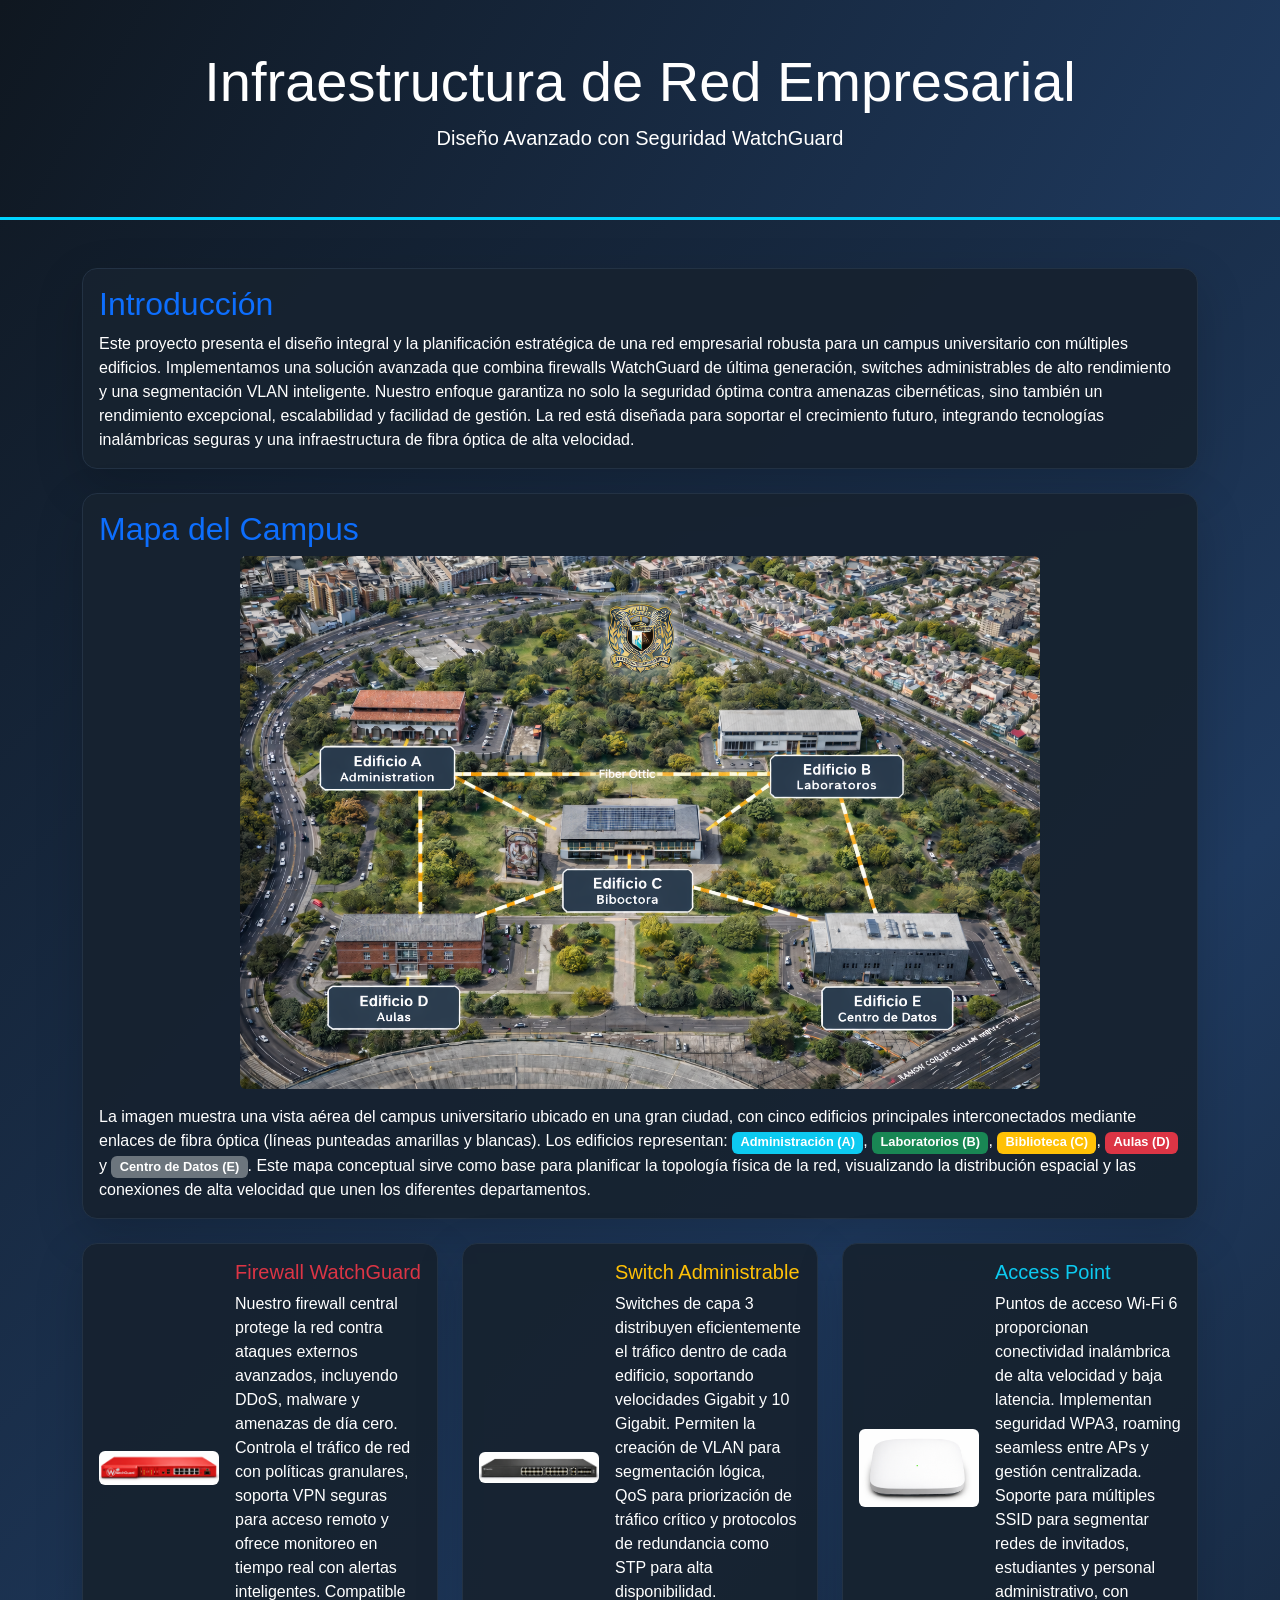
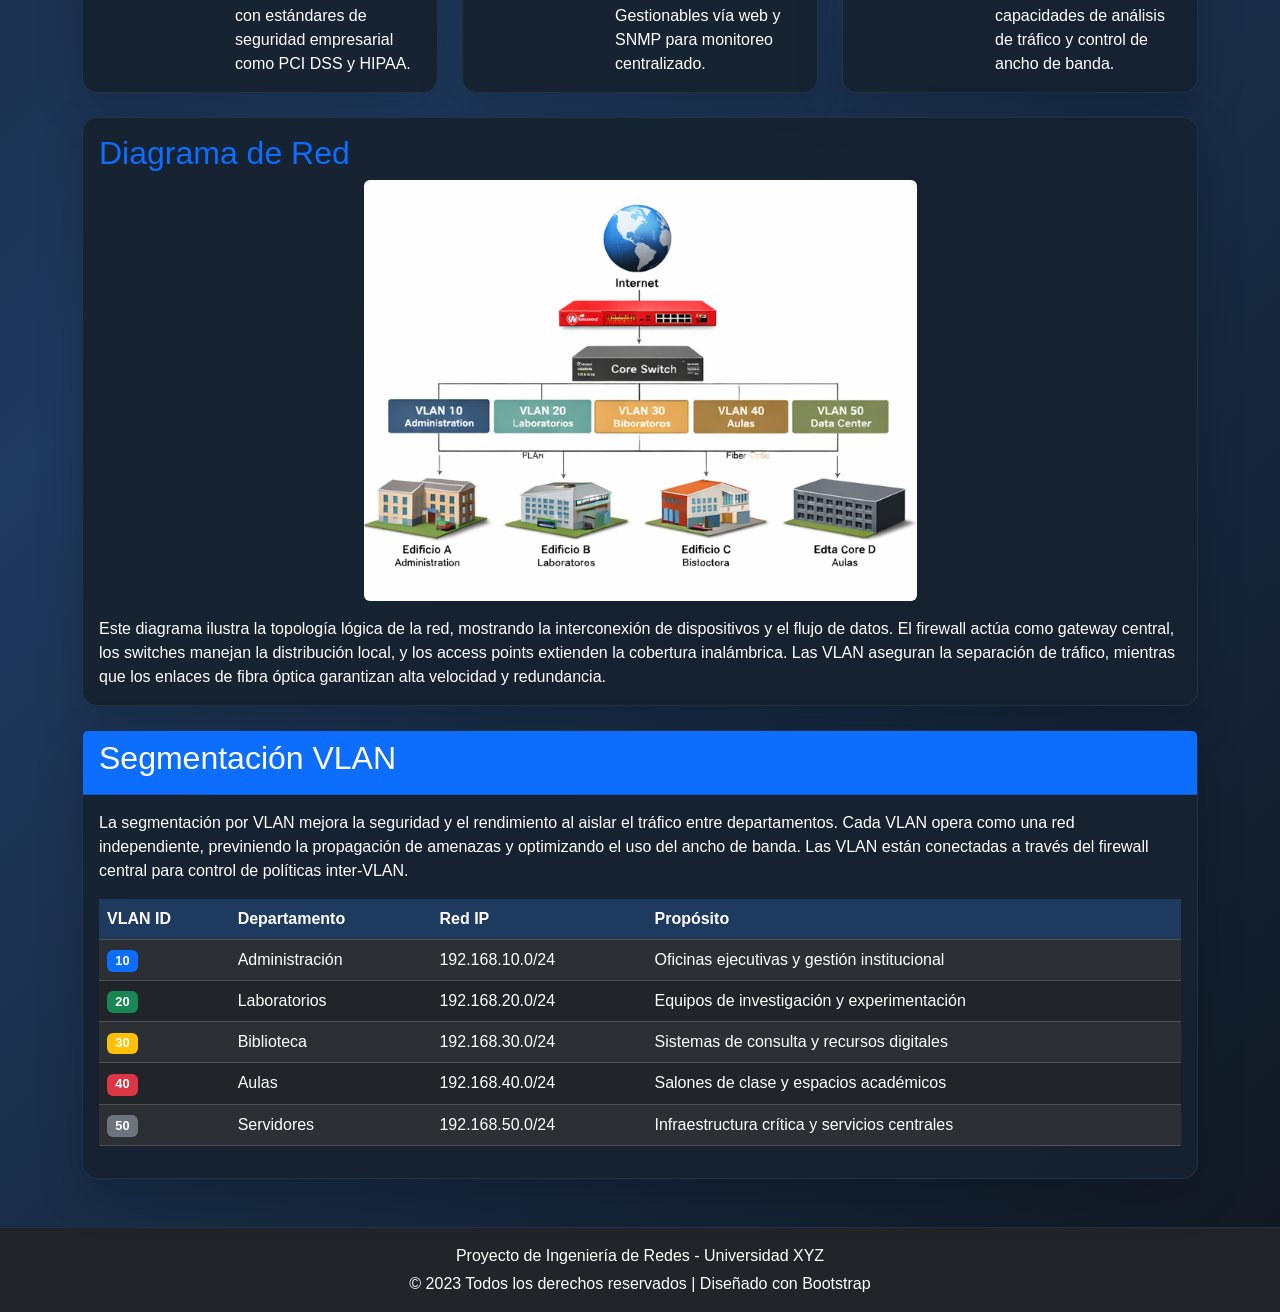
<file: proyecto_red_watchguard_visual.html>
<!DOCTYPE html>
<html lang="es">
<head>
<meta charset="UTF-8">
<meta name="viewport" content="width=device-width, initial-scale=1.0">
<title>Proyecto de Red Empresarial</title>
<link href="https://cdn.jsdelivr.net/npm/bootstrap@5.3.0/dist/css/bootstrap.min.css" rel="stylesheet">
<style>
body {
    background: linear-gradient(135deg, #0f1720 0%, #1f3a5f 50%, #0f1720 100%);
    color: #e6edf3;
    font-family: 'Segoe UI', Tahoma, Geneva, Verdana, sans-serif;
}
header {
    background: linear-gradient(120deg, #0f1720, #1f3a5f);
    padding: 60px 0;
    text-align: center;
    border-bottom: 3px solid #00d4ff;
}
.card {
    background: rgba(23, 34, 48, 0.95);
    border: 1px solid #233244;
    border-radius: 15px;
    box-shadow: 0 10px 30px rgba(0, 0, 0, 0.5);
    transition: transform 0.3s ease, box-shadow 0.3s ease;
    color: #ffffff;
}
.card:hover {
    transform: translateY(-5px);
    box-shadow: 0 15px 40px rgba(0, 0, 0, 0.7);
}
.device img {
    border-radius: 10px;
    background: white;
    padding: 5px;
}
.table {
    background: rgba(31, 58, 95, 0.8);
    color: #e6edf3;
}
.table th {
    background: #1f3a5f;
}
footer {
    background: #0f1720;
    border-top: 1px solid #233244;
    padding: 20px 0;
}
.badge {
    font-size: 0.8em;
}
</style>
</head>

<body>

<header class="bg-dark text-white py-5 text-center">
<h1 class="display-4 fw-light">Infraestructura de Red Empresarial</h1>
<p class="lead">Diseño Avanzado con Seguridad WatchGuard</p>
</header>

<div class="container my-5">

<div class="card mb-4 shadow-lg">
<div class="card-body text-white">
<h2 class="card-title text-primary">Introducción</h2>
<p class="card-text">Este proyecto presenta el diseño integral y la planificación estratégica de una red empresarial robusta para un campus universitario con múltiples edificios. Implementamos una solución avanzada que combina firewalls WatchGuard de última generación, switches administrables de alto rendimiento y una segmentación VLAN inteligente. Nuestro enfoque garantiza no solo la seguridad óptima contra amenazas cibernéticas, sino también un rendimiento excepcional, escalabilidad y facilidad de gestión. La red está diseñada para soportar el crecimiento futuro, integrando tecnologías inalámbricas seguras y una infraestructura de fibra óptica de alta velocidad.</p>
</div>
</div>

<div class="card mb-4 shadow-lg">
<div class="card-body text-white">
<h2 class="card-title text-primary">Mapa del Campus</h2>
<img src="images/edificios.png" alt="Vista aérea tipo satélite del campus universitario con cinco edificios principales: Administración (A), Laboratorios (B), Biblioteca (C), Aulas (D) y Centro de Datos (E), conectados por enlaces de fibra óptica" class="img-fluid rounded mx-auto d-block mb-3" style="max-width:800px;">
<p class="card-text">La imagen muestra una vista aérea del campus universitario ubicado en una gran ciudad, con cinco edificios principales interconectados mediante enlaces de fibra óptica (líneas punteadas amarillas y blancas). Los edificios representan: <span class="badge bg-info">Administración (A)</span>, <span class="badge bg-success">Laboratorios (B)</span>, <span class="badge bg-warning">Biblioteca (C)</span>, <span class="badge bg-danger">Aulas (D)</span> y <span class="badge bg-secondary">Centro de Datos (E)</span>. Este mapa conceptual sirve como base para planificar la topología física de la red, visualizando la distribución espacial y las conexiones de alta velocidad que unen los diferentes departamentos.</p>
</div>
</div>

<div class="row g-4 mb-4">
<div class="col-md-4">
<div class="card h-100 shadow-lg">
<div class="card-body d-flex align-items-center text-white">
<img src="images/device_firewall.png" alt="Imagen de Firewall WatchGuard" class="me-3 rounded" style="width:120px; height:auto;">
<div>
<h5 class="card-title text-danger">Firewall WatchGuard</h5>
<p class="card-text">Nuestro firewall central protege la red contra ataques externos avanzados, incluyendo DDoS, malware y amenazas de día cero. Controla el tráfico de red con políticas granulares, soporta VPN seguras para acceso remoto y ofrece monitoreo en tiempo real con alertas inteligentes. Compatible con estándares de seguridad empresarial como PCI DSS y HIPAA.</p>
</div>
</div>
</div>
</div>

<div class="col-md-4">
<div class="card h-100 shadow-lg">
<div class="card-body d-flex align-items-center text-white">
<img src="images/device_switch.png" alt="Imagen de Switch Administrable" class="me-3 rounded" style="width:120px; height:auto;">
<div>
<h5 class="card-title text-warning">Switch Administrable</h5>
<p class="card-text">Switches de capa 3 distribuyen eficientemente el tráfico dentro de cada edificio, soportando velocidades Gigabit y 10 Gigabit. Permiten la creación de VLAN para segmentación lógica, QoS para priorización de tráfico crítico y protocolos de redundancia como STP para alta disponibilidad. Gestionables vía web y SNMP para monitoreo centralizado.</p>
</div>
</div>
</div>
</div>

<div class="col-md-4">
<div class="card h-100 shadow-lg">
<div class="card-body d-flex align-items-center text-white">
<img src="images/device_ap.png" alt="Imagen de Access Point" class="me-3 rounded" style="width:120px; height:auto;">
<div>
<h5 class="card-title text-info">Access Point</h5>
<p class="card-text">Puntos de acceso Wi-Fi 6 proporcionan conectividad inalámbrica de alta velocidad y baja latencia. Implementan seguridad WPA3, roaming seamless entre APs y gestión centralizada. Soporte para múltiples SSID para segmentar redes de invitados, estudiantes y personal administrativo, con capacidades de análisis de tráfico y control de ancho de banda.</p>
</div>
</div>
</div>
</div>
</div>

<div class="card mb-4 shadow-lg">
<div class="card-body text-white">
<h2 class="card-title text-primary">Diagrama de Red</h2>
<img src="images/network_diagram.png" alt="Diagrama de la topología de red" class="img-fluid rounded mx-auto d-block mb-3" style="max-width:800px;">
<p class="card-text">Este diagrama ilustra la topología lógica de la red, mostrando la interconexión de dispositivos y el flujo de datos. El firewall actúa como gateway central, los switches manejan la distribución local, y los access points extienden la cobertura inalámbrica. Las VLAN aseguran la separación de tráfico, mientras que los enlaces de fibra óptica garantizan alta velocidad y redundancia.</p>
</div>
</div>

<div class="card mb-4 shadow-lg">
<div class="card-header bg-primary text-white">
<h2>Segmentación VLAN</h2>
</div>
<div class="card-body text-white">
<p class="card-text">La segmentación por VLAN mejora la seguridad y el rendimiento al aislar el tráfico entre departamentos. Cada VLAN opera como una red independiente, previniendo la propagación de amenazas y optimizando el uso del ancho de banda. Las VLAN están conectadas a través del firewall central para control de políticas inter-VLAN.</p>
<table class="table table-striped table-dark">
<thead>
<tr>
<th>VLAN ID</th>
<th>Departamento</th>
<th>Red IP</th>
<th>Propósito</th>
</tr>
</thead>
<tbody>
<tr><td><span class="badge bg-primary">10</span></td><td>Administración</td><td>192.168.10.0/24</td><td>Oficinas ejecutivas y gestión institucional</td></tr>
<tr><td><span class="badge bg-success">20</span></td><td>Laboratorios</td><td>192.168.20.0/24</td><td>Equipos de investigación y experimentación</td></tr>
<tr><td><span class="badge bg-warning">30</span></td><td>Biblioteca</td><td>192.168.30.0/24</td><td>Sistemas de consulta y recursos digitales</td></tr>
<tr><td><span class="badge bg-danger">40</span></td><td>Aulas</td><td>192.168.40.0/24</td><td>Salones de clase y espacios académicos</td></tr>
<tr><td><span class="badge bg-secondary">50</span></td><td>Servidores</td><td>192.168.50.0/24</td><td>Infraestructura crítica y servicios centrales</td></tr>
</tbody>
</table>
</div>
</div>

</div>

<footer class="bg-dark text-white text-center py-3">
<p class="mb-1">Proyecto de Ingeniería de Redes - Universidad XYZ</p>
<p class="mb-0">&copy; 2023 Todos los derechos reservados | Diseñado con Bootstrap</p>
</footer>

<script src="https://cdn.jsdelivr.net/npm/bootstrap@5.3.0/dist/js/bootstrap.bundle.min.js"></script>

</body>
</html>
</file>
<file: css/simulator.css>
/* Estilos para dispositivos */
.device-box {
    background: linear-gradient(135deg, rgba(31, 58, 95, 0.8), rgba(23, 145, 178, 0.3));
    border: 2px solid rgba(0, 212, 255, 0.4);
    border-radius: 15px;
    padding: clamp(12px, 3vw, 20px);
    margin: clamp(6px, 2vw, 10px);
    cursor: pointer;
    transition: all 0.4s cubic-bezier(0.4, 0, 0.2, 1);
    text-align: center;
    position: relative;
    overflow: hidden;
    flex: 1;
    min-width: 100px;
}

.device-box::before {
    content: '';
    position: absolute;
    top: -50%;
    right: -50%;
    width: 100%;
    height: 100%;
    background: radial-gradient(circle, rgba(0, 212, 255, 0.3) 0%, transparent 70%);
    opacity: 0;
    transition: opacity 0.4s ease;
}

.device-box:hover {
    background: linear-gradient(135deg, rgba(0, 212, 255, 0.2), rgba(23, 145, 178, 0.5));
    border-color: #00d4ff;
    transform: translateY(-8px) scale(1.08);
    box-shadow: 0 15px 40px rgba(0, 212, 255, 0.3), inset 0 0 20px rgba(0, 212, 255, 0.1);
}

.device-box:hover::before {
    opacity: 1;
}

.device-box.selected {
    background: linear-gradient(135deg, rgba(0, 212, 255, 0.4), rgba(23, 145, 178, 0.7));
    border-color: #00d4ff;
    box-shadow: 0 0 30px rgba(0, 212, 255, 0.8), 0 0 60px rgba(0, 212, 255, 0.3), inset 0 0 20px rgba(0, 212, 255, 0.2);
    transform: scale(1.1);
}

.device-box .device-icon {
    font-size: clamp(24px, 5vw, 32px);
    margin-bottom: clamp(6px, 1.5vw, 10px);
    display: inline-block;
    animation: float 3s ease-in-out infinite;
}

.device-box .device-name {
    font-size: clamp(0.75em, 2vw, 0.95em);
    font-weight: bold;
    margin-bottom: clamp(6px, 1.5vw, 8px);
    color: #ffffff;
}

.device-box .device-ip {
    font-size: clamp(0.65em, 1.8vw, 0.8em);
    color: #00d4ff;
    font-family: 'Courier New', monospace;
    background: rgba(0, 212, 255, 0.1);
    padding: clamp(3px, 1vw, 5px) clamp(5px, 1.5vw, 8px);
    border-radius: 5px;
    display: inline-block;
    word-break: break-all;
}

.device-box .device-type {
    font-size: clamp(0.6em, 1.5vw, 0.7em);
    color: #90ee90;
    margin-top: clamp(6px, 1.5vw, 8px);
    text-transform: uppercase;
    letter-spacing: 0.5px;
}

/* Animaciones */
@keyframes float {
    0%, 100% { transform: translateY(0px); }
    50% { transform: translateY(-8px); }
}

@keyframes pulse {
    0% { box-shadow: 0 0 0 0 rgba(0, 212, 255, 0.7); }
    70% { box-shadow: 0 0 0 20px rgba(0, 212, 255, 0); }
    100% { box-shadow: 0 0 0 0 rgba(0, 212, 255, 0); }
}

@keyframes bounce {
    0%, 100% { transform: translateY(0); }
    50% { transform: translateY(-10px); }
}

@keyframes connectionFlow {
    0% { left: -100%; }
    100% { left: 100%; }
}

@keyframes slideInResult {
    from { 
        transform: translateY(30px) scale(0.95);
        opacity: 0;
    }
    to { 
        transform: translateY(0) scale(1);
        opacity: 1;
    }
}

/* Elementos de ruta */
.ping-path {
    display: flex;
    align-items: center;
    justify-content: center;
    gap: clamp(12px, 3vw, 25px);
    margin: clamp(20px, 5vw, 35px) 0;
    flex-wrap: wrap;
    background: rgba(0, 212, 255, 0.05);
    padding: clamp(15px, 3vw, 25px);
    border-radius: 15px;
    border: 1px solid rgba(0, 212, 255, 0.2);
}

.device-endpoint {
    display: flex;
    flex-direction: column;
    align-items: center;
    gap: clamp(8px, 2vw, 12px);
    padding: clamp(10px, 2.5vw, 15px);
    background: rgba(31, 58, 95, 0.6);
    border-radius: 12px;
    min-width: clamp(100px, 20vw, 140px);
    border: 2px solid rgba(0, 212, 255, 0.3);
    position: relative;
}

.device-endpoint.active {
    border-color: #00d4ff;
    box-shadow: 0 0 20px rgba(0, 212, 255, 0.5);
    animation: pulse 2s infinite;
}

.device-endpoint .endpoint-icon {
    font-size: clamp(28px, 8vw, 40px);
    animation: bounce 2s ease-in-out infinite;
}

.device-endpoint .endpoint-name {
    font-weight: bold;
    font-size: clamp(0.85em, 2vw, 0.95em);
    color: #ffffff;
}

.device-endpoint .endpoint-ip {
    font-size: clamp(0.75em, 1.8vw, 0.85em);
    color: #00d4ff;
    font-family: 'Courier New', monospace;
}

.connection-line {
    flex: 1;
    min-width: 100px;
    height: 4px;
    background: linear-gradient(90deg, #00d4ff, #ffb700);
    border-radius: 2px;
    position: relative;
    overflow: hidden;
}

.connection-line::after {
    content: '';
    position: absolute;
    top: 0;
    left: -100%;
    width: 100%;
    height: 100%;
    background: linear-gradient(90deg, transparent, rgba(255, 255, 255, 0.8), transparent);
    animation: connectionFlow 2s infinite;
}

.connection-label {
    padding: clamp(6px, 1.5vw, 8px) clamp(10px, 2vw, 15px);
    background: rgba(255, 183, 0, 0.2);
    border: 1px solid rgba(255, 183, 0, 0.5);
    border-radius: 8px;
    font-size: clamp(0.7em, 1.8vw, 0.85em);
    color: #ffb700;
    font-weight: bold;
    white-space: nowrap;
}

/* Resultados */
.ping-result {
    background: linear-gradient(135deg, rgba(0, 212, 255, 0.15), rgba(23, 145, 178, 0.1));
    border: 2px solid rgba(0, 212, 255, 0.4);
    border-radius: 15px;
    padding: clamp(15px, 3vw, 25px);
    margin: clamp(15px, 3vw, 20px) 0;
    animation: slideInResult 0.6s cubic-bezier(0.34, 1.56, 0.64, 1);
    box-shadow: 0 20px 40px rgba(0, 0, 0, 0.3);
}

.ping-result-header {
    display: flex;
    justify-content: space-between;
    align-items: center;
    margin-bottom: clamp(15px, 3vw, 25px);
    padding-bottom: clamp(10px, 2vw, 15px);
    border-bottom: 2px solid rgba(0, 212, 255, 0.3);
    flex-wrap: wrap;
    gap: 10px;
}

.ping-result-header h5 {
    font-size: clamp(1em, 3vw, 1.3em);
    margin: 0;
    color: #00d4ff;
}

.result-status {
    display: flex;
    align-items: center;
    gap: 10px;
}

.result-status-icon {
    font-size: clamp(20px, 5vw, 28px);
}

.status-badge {
    display: inline-block;
    padding: clamp(6px, 1.5vw, 8px) clamp(12px, 2vw, 16px);
    border-radius: 25px;
    font-weight: bold;
    font-size: clamp(0.75em, 2vw, 0.9em);
    letter-spacing: 0.5px;
    text-transform: uppercase;
}

.status-online { 
    background: linear-gradient(135deg, #00ff00, #00cc55);
    color: #000;
    box-shadow: 0 0 20px rgba(0, 255, 0, 0.5);
}

.status-offline { 
    background: linear-gradient(135deg, #ff4444, #cc0000);
    color: #fff;
    box-shadow: 0 0 20px rgba(255, 68, 68, 0.5);
}

/* Métricas */
.metric-row {
    display: grid;
    grid-template-columns: repeat(auto-fit, minmax(150px, 1fr));
    gap: clamp(12px, 2vw, 20px);
    margin: clamp(15px, 3vw, 20px) 0;
}

.metric-card {
    background: rgba(31, 58, 95, 0.6);
    border: 1px solid rgba(0, 212, 255, 0.3);
    border-radius: 10px;
    padding: clamp(12px, 2vw, 15px);
    text-align: center;
    transition: all 0.3s ease;
}

.metric-card:hover {
    border-color: #00d4ff;
    box-shadow: 0 0 15px rgba(0, 212, 255, 0.3);
    transform: translateY(-5px);
}

.metric-label {
    font-size: clamp(0.7em, 1.8vw, 0.85em);
    color: #b0c4de;
    margin-bottom: clamp(6px, 1.5vw, 8px);
    text-transform: uppercase;
    letter-spacing: 0.5px;
}

.metric-value {
    font-size: clamp(1.3em, 4vw, 1.8em);
    color: #00d4ff;
    font-weight: bold;
}

.route-container {
    background: rgba(31, 58, 95, 0.5);
    border: 1px solid rgba(0, 212, 255, 0.3);
    border-radius: 12px;
    padding: clamp(12px, 2vw, 20px);
    margin: clamp(12px, 2vw, 20px) 0;
}

.analysis-grid {
    display: grid;
    grid-template-columns: repeat(auto-fit, minmax(200px, 1fr));
    gap: clamp(12px, 2vw, 15px);
    margin-top: clamp(12px, 2vw, 15px);
}

.analysis-item {
    background: rgba(0, 212, 255, 0.05);
    border-left: 3px solid #00d4ff;
    padding: clamp(10px, 2vw, 12px);
    border-radius: 5px;
    font-size: clamp(0.8em, 1.8vw, 0.9em);
}

.analysis-item strong {
    color: #00d4ff;
}

/* Asegurar que el texto dentro de los acordeones de justificación sea legible */
.accordion-body {
    color: #e6edf3 !important;
}

/* Media Queries */
@media (max-width: 768px) {
    .device-box:hover {
        transform: translateY(-4px) scale(1.02);
    }
}
</file>
<file: css/topology-diagram.css>
/* Estilos para el diagrama de topología mejorado */

.topology-container {
    display: flex;
    justify-content: center;
    align-items: center;
    gap: 20px;
    flex-wrap: wrap;
    padding: clamp(20px, 4vw, 40px);
    background: rgba(15, 23, 32, 0.5);
    border-radius: 15px;
    margin-bottom: 25px;
    border: 2px solid rgba(0, 212, 255, 0.2);
    min-height: 400px;
    position: relative;
}

/* Centro - Firewall con conexiones */
.firewall-center {
    display: flex;
    justify-content: center;
    align-items: center;
    width: 120px;
    height: 120px;
    background: radial-gradient(circle at 30% 30%, rgba(255, 100, 100, 0.8), rgba(200, 50, 50, 0.6));
    border: 3px solid #ff6464;
    border-radius: 50%;
    font-size: 48px;
    box-shadow: 0 0 40px rgba(255, 100, 100, 0.5), inset 0 0 20px rgba(255, 100, 100, 0.2);
    position: relative;
    z-index: 10;
    animation: pulse-firewall 2s ease-in-out infinite;
}

@keyframes pulse-firewall {
    0%, 100% {
        box-shadow: 0 0 40px rgba(255, 100, 100, 0.5), inset 0 0 20px rgba(255, 100, 100, 0.2);
        transform: scale(1);
    }
    50% {
        box-shadow: 0 0 60px rgba(255, 100, 100, 0.8), inset 0 0 30px rgba(255, 100, 100, 0.3);
        transform: scale(1.05);
    }
}

.firewall-center-label {
    position: absolute;
    bottom: -40px;
    font-size: 12px;
    font-weight: bold;
    color: #ff6464;
    white-space: nowrap;
    text-align: center;
    letter-spacing: 1px;
}

/* Edificios alrededor del firewall */
.building-box {
    display: flex;
    flex-direction: column;
    justify-content: flex-start;
    align-items: center;
    width: clamp(140px, 20vw, 200px);
    padding: clamp(12px, 2vw, 16px);
    background: linear-gradient(135deg, rgba(31, 58, 95, 0.7), rgba(23, 145, 178, 0.3));
    border: 2px solid rgba(0, 212, 255, 0.5);
    border-radius: 12px;
    gap: clamp(8px, 1.5vw, 12px);
    position: relative;
    transition: all 0.3s ease;
    box-shadow: 0 8px 20px rgba(0, 212, 255, 0.1);
}

.building-box:hover {
    background: linear-gradient(135deg, rgba(31, 58, 95, 0.9), rgba(23, 145, 178, 0.5));
    border-color: #00d4ff;
    box-shadow: 0 12px 30px rgba(0, 212, 255, 0.3);
    transform: scale(1.05);
}

.building-header {
    font-weight: bold;
    font-size: clamp(0.9em, 2vw, 1.1em);
    color: #00d4ff;
    text-align: center;
    letter-spacing: 1px;
    text-transform: uppercase;
    margin-bottom: 8px;
    width: 100%;
    padding-bottom: 8px;
    border-bottom: 1px solid rgba(0, 212, 255, 0.3);
}

.building-devices {
    display: flex;
    flex-direction: column;
    gap: clamp(6px, 1.5vw, 10px);
    width: 100%;
}

/* Dispositivos dentro de edificios */
.device-item {
    display: flex;
    align-items: center;
    justify-content: center;
    flex-direction: column;
    padding: 8px;
    background: rgba(0, 212, 255, 0.1);
    border: 1px solid rgba(0, 212, 255, 0.3);
    border-radius: 8px;
    cursor: pointer;
    transition: all 0.3s ease;
    font-size: clamp(0.75em, 1.5vw, 0.9em);
    position: relative;
}

.device-item:hover {
    background: rgba(0, 212, 255, 0.2);
    border-color: #00d4ff;
    transform: translateX(5px);
}

.device-item.selected-source {
    background: rgba(0, 212, 255, 0.4);
    border-color: #00d4ff;
    box-shadow: 0 0 15px rgba(0, 212, 255, 0.5);
    transform: scale(1.1);
}

.device-item.selected-dest {
    background: rgba(100, 200, 255, 0.4);
    border-color: #64c8ff;
    box-shadow: 0 0 15px rgba(100, 200, 255, 0.5);
    transform: scale(1.1);
}

.device-item.disabled {
    opacity: 0.5;
    cursor: not-allowed;
    background: rgba(100, 100, 100, 0.1);
    border-color: rgba(100, 100, 100, 0.3);
}

.device-item.disabled:hover {
    background: rgba(100, 100, 100, 0.1);
    border-color: rgba(100, 100, 100, 0.3);
    transform: none;
}

.device-item-icon {
    font-size: clamp(18px, 3vw, 24px);
    margin-bottom: 4px;
}

.device-item-name {
    font-weight: 600;
    color: #e6edf3;
    text-align: center;
    line-height: 1.2;
}

.device-item-ip {
    font-size: 0.7em;
    color: #9ca3af;
    font-family: monospace;
}

/* Conexiones visuales entre edificios y firewall */
.connection-line {
    position: absolute;
    background: linear-gradient(to right, rgba(0, 212, 255, 0.3), transparent);
    pointer-events: none;
}

/* Zona de selección de dispositivos */
.selection-zone {
    display: grid;
    grid-template-columns: 1fr 1fr;
    gap: clamp(15px, 3vw, 25px);
    margin: clamp(20px, 3vw, 30px) 0;
    padding: clamp(15px, 3vw, 20px);
    background: rgba(0, 212, 255, 0.05);
    border-radius: 12px;
    border: 1px solid rgba(0, 212, 255, 0.2);
}

.selection-column {
    display: flex;
    flex-direction: column;
    gap: clamp(8px, 1.5vw, 12px);
}

.selection-column-title {
    font-weight: bold;
    font-size: clamp(0.95em, 2vw, 1.1em);
    color: #00d4ff;
    letter-spacing: 1px;
    text-transform: uppercase;
    padding-bottom: 10px;
    border-bottom: 2px solid rgba(0, 212, 255, 0.3);
    margin-bottom: 10px;
}

.device-list {
    display: flex;
    flex-direction: column;
    gap: clamp(8px, 1.5vw, 12px);
}

.device-selector {
    display: flex;
    align-items: center;
    justify-content: space-between;
    padding: clamp(8px, 1.5vw, 12px);
    background: rgba(31, 58, 95, 0.6);
    border: 1px solid rgba(0, 212, 255, 0.3);
    border-radius: 8px;
    cursor: pointer;
    transition: all 0.3s ease;
    height: auto;
}

.device-selector:hover:not(.disabled) {
    background: rgba(31, 58, 95, 0.9);
    border-color: #00d4ff;
    transform: translateX(8px);
}

.device-selector.selected-source {
    background: rgba(0, 212, 255, 0.3);
    border-color: #00d4ff;
    box-shadow: 0 0 12px rgba(0, 212, 255, 0.5);
}

.device-selector.selected-dest {
    background: rgba(100, 200, 255, 0.3);
    border-color: #64c8ff;
    box-shadow: 0 0 12px rgba(100, 200, 255, 0.5);
}

.device-selector.disabled {
    opacity: 0.4;
    cursor: not-allowed;
}

.device-selector-info {
    display: flex;
    align-items: center;
    gap: 10px;
    flex: 1;
}

.device-selector-icon {
    font-size: clamp(18px, 3vw, 24px);
}

.device-selector-details {
    display: flex;
    flex-direction: column;
    gap: 2px;
}

.device-selector-name {
    font-weight: 600;
    color: #e6edf3;
    font-size: clamp(0.85em, 1.5vw, 0.95em);
}

.device-selector-ip {
    font-family: monospace;
    font-size: clamp(0.7em, 1.2vw, 0.8em);
    color: #9ca3af;
}

.device-selector-building {
    font-size: clamp(0.7em, 1.2vw, 0.8em);
    color: #9ca3af;
    text-align: right;
    max-width: 80px;
    white-space: nowrap;
    overflow: hidden;
    text-overflow: ellipsis;
}

/* Responsive para móviles */
@media (max-width: 480px) {
    .topology-container {
        min-height: 300px;
        gap: 10px;
    }
    
    .building-box {
        width: 120px;
    }
    
    .firewall-center {
        width: 90px;
        height: 90px;
        font-size: 36px;
    }
    
    .selection-zone {
        grid-template-columns: 1fr;
    }
    
    .device-selector {
        flex-direction: column;
        align-items: flex-start;
        gap: 5px;
    }
    
    .device-selector-building {
        align-self: flex-start;
    }
}

/* Responsive para tablets */
@media (min-width: 481px) and (max-width: 768px) {
    .topology-container {
        min-height: 350px;
    }
    
    .building-box {
        width: 160px;
    }
    
    .selection-zone {
        grid-template-columns: 1fr 1fr;
    }
}

/* Animación de pulso para conexiones activas */
@keyframes connection-pulse {
    0%, 100% {
        opacity: 0.3;
    }
    50% {
        opacity: 0.7;
    }
}

.active-connection {
    animation: connection-pulse 1.5s ease-in-out infinite;
}
</file>
